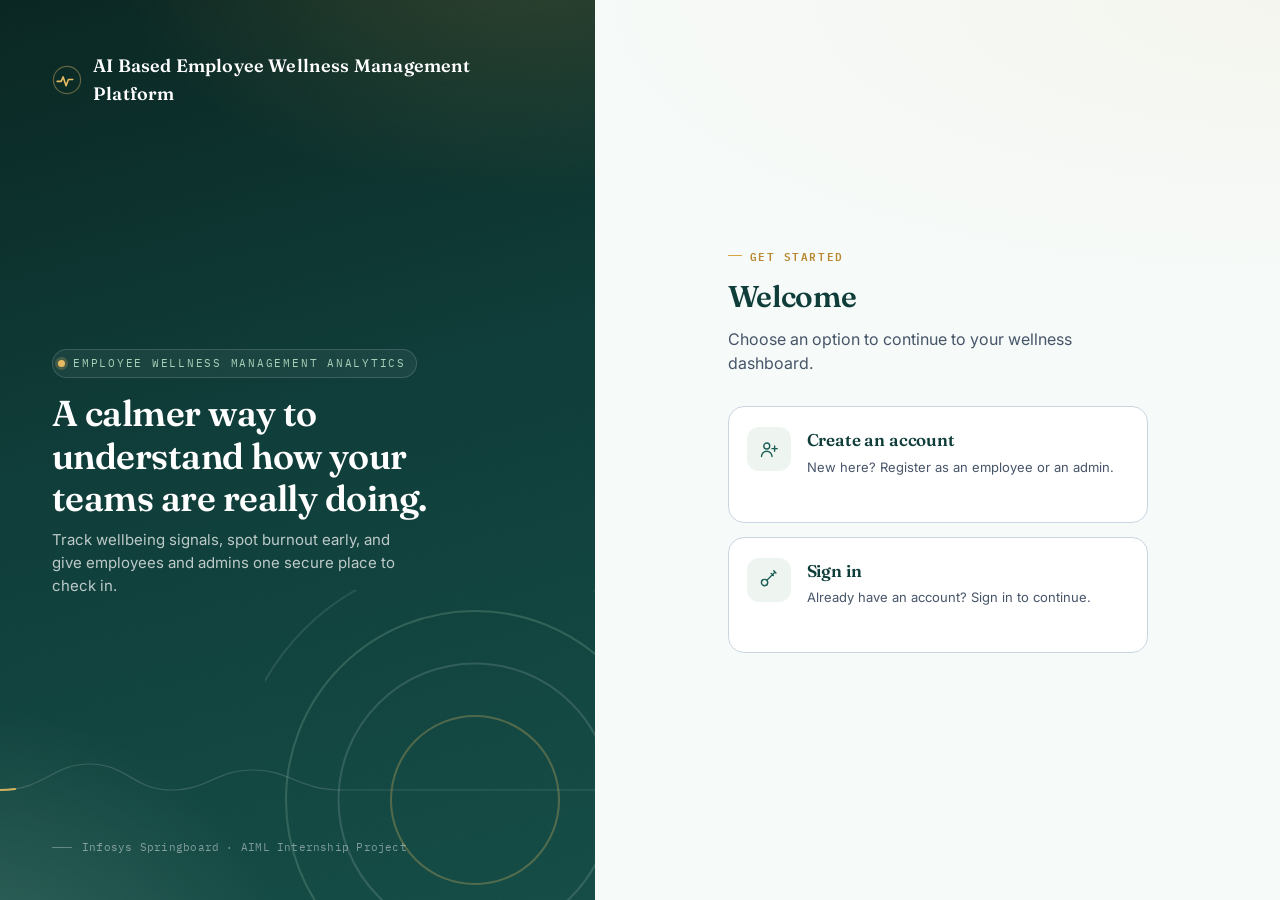
<file: index.html>
<!DOCTYPE html>
<html lang="en">
<head>
  <meta charset="UTF-8" />
  <meta name="viewport" content="width=device-width, initial-scale=1.0" />
  <title>Employee Wellness Management Analytics — Get Started</title>
  <!-- Google Fonts: Fraunces (display) + Inter (body) + IBM Plex Mono (data/labels) -->
  <link rel="preconnect" href="https://fonts.googleapis.com" />
  <link href="https://fonts.googleapis.com/css2?family=Fraunces:wght@500;600&family=Inter:wght@400;500;600;700&family=IBM+Plex+Mono:wght@500;600&display=swap" rel="stylesheet" />
  <link rel="stylesheet" href="css/style.css" />
</head>
<body>

  <div class="shell">

    <!-- LEFT: brand panel, repeated (with different copy) on every page -->
    <div class="brand-panel">
      <div class="brand-mark">
        <svg class="logomark" viewBox="0 0 32 32" fill="none" xmlns="http://www.w3.org/2000/svg" aria-hidden="true">
          <circle cx="16" cy="16" r="14.5" stroke="currentColor" stroke-width="1.3" opacity="0.4"></circle>
          <path d="M5.5 17.5h4.3l2.1-4.8 3.1 9.4 2.5-6.6h4.6" stroke="currentColor" stroke-width="1.7" stroke-linecap="round" stroke-linejoin="round"></path>
        </svg>
        AI Based Employee Wellness Management Platform
      </div>

      <div class="brand-copy">
        <span class="eyebrow">Employee Wellness Management Analytics</span>
        <h1>A calmer way to understand how your teams are really doing.</h1>
        <p>Track wellbeing signals, spot burnout early, and give employees and admins one secure place to check in.</p>
      </div>

      <div class="fine-print">Infosys Springboard · AIML Internship Project</div>

      <!-- Signature graphic: a calming signal traveling across a steady wave, above breathing rings -->
      <svg class="signal-wave" viewBox="0 0 400 64" preserveAspectRatio="none" aria-hidden="true">
        <path class="track" d="M0 40 C 30 40, 35 14, 60 14 S 90 40, 115 40 S 145 20, 170 20 S 200 40, 230 40 L 400 40"></path>
        <path class="pulse" d="M0 40 C 30 40, 35 14, 60 14 S 90 40, 115 40 S 145 20, 170 20 S 200 40, 230 40 L 400 40"></path>
      </svg>

      <svg class="breathing-rings" viewBox="0 0 200 200" aria-hidden="true">
        <circle cx="100" cy="100" r="40"></circle>
        <circle cx="100" cy="100" r="65"></circle>
        <circle cx="100" cy="100" r="90"></circle>
        <circle cx="100" cy="100" r="115"></circle>
      </svg>
    </div>

    <!-- RIGHT: page content -->
    <div class="content-panel">
      <div class="content-card">
        <span class="step-label">Get started</span>
        <h2>Welcome</h2>
        <p class="subtitle">Choose an option to continue to your wellness dashboard.</p>

        <div class="choice-grid">
          <a class="choice-card" href="signup.html">
            <span class="choice-icon" aria-hidden="true">
              <svg viewBox="0 0 24 24" fill="none" xmlns="http://www.w3.org/2000/svg">
                <circle cx="10" cy="8" r="3.4" stroke="currentColor" stroke-width="1.6"></circle>
                <path d="M4 20c0-3.5 2.8-6 6-6s6 2.5 6 6" stroke="currentColor" stroke-width="1.6" stroke-linecap="round"></path>
                <path d="M19 8v6M22 11h-6" stroke="currentColor" stroke-width="1.6" stroke-linecap="round"></path>
              </svg>
            </span>
            <div class="choice-body">
              <h3>Create an account</h3>
              <p>New here? Register as an employee or an admin.</p>
              <span class="choice-arrow" aria-hidden="true">
                <svg viewBox="0 0 16 16" fill="none" xmlns="http://www.w3.org/2000/svg">
                  <path d="M2 8h11M9 4l4 4-4 4" stroke="currentColor" stroke-width="1.6" stroke-linecap="round" stroke-linejoin="round"></path>
                </svg>
              </span>
            </div>
          </a>

          <a class="choice-card" href="login.html">
            <span class="choice-icon" aria-hidden="true">
              <svg viewBox="0 0 24 24" fill="none" xmlns="http://www.w3.org/2000/svg">
                <circle cx="7.5" cy="15.5" r="3.6" stroke="currentColor" stroke-width="1.6"></circle>
                <path d="M10 13l8.5-8.5M15 5l2.5 2.5M18 2l2.5 2.5" stroke="currentColor" stroke-width="1.6" stroke-linecap="round"></path>
              </svg>
            </span>
            <div class="choice-body">
              <h3>Sign in</h3>
              <p>Already have an account? Sign in to continue.</p>
              <span class="choice-arrow" aria-hidden="true">
                <svg viewBox="0 0 16 16" fill="none" xmlns="http://www.w3.org/2000/svg">
                  <path d="M2 8h11M9 4l4 4-4 4" stroke="currentColor" stroke-width="1.6" stroke-linecap="round" stroke-linejoin="round"></path>
                </svg>
              </span>
            </div>
          </a>
        </div>
      </div>
    </div>

  </div>

</body>
</html>
</file>
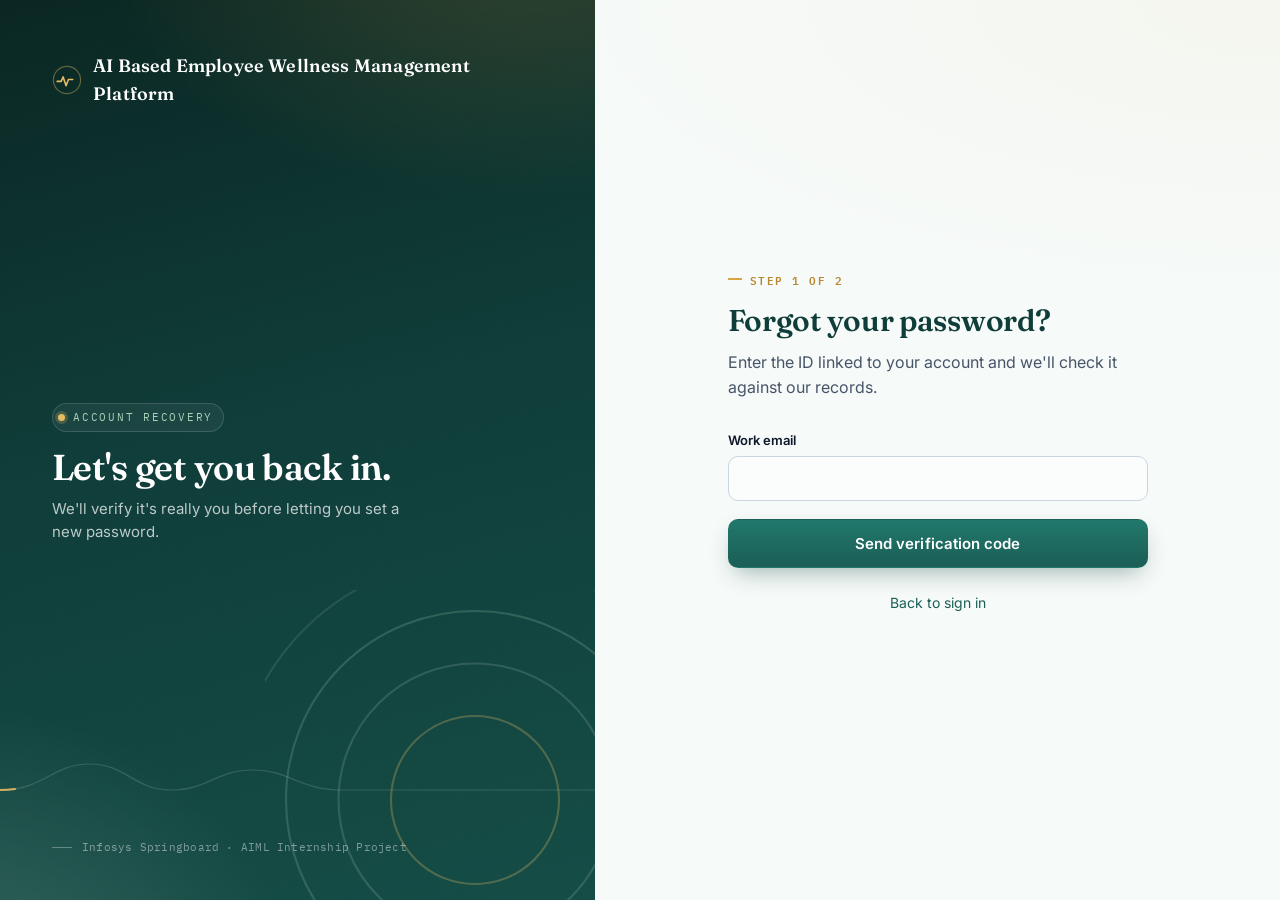
<file: forgot-password.html>
<!DOCTYPE html>
<html lang="en">
<head>
  <meta charset="UTF-8" />
  <meta name="viewport" content="width=device-width, initial-scale=1.0" />
  <title>Reset Password — Employee Wellness Management Analytics</title>
  <link rel="preconnect" href="https://fonts.googleapis.com" />
  <link href="https://fonts.googleapis.com/css2?family=Fraunces:wght@500;600&family=Inter:wght@400;500;600;700&family=IBM+Plex+Mono:wght@500;600&display=swap" rel="stylesheet" />
  <link rel="stylesheet" href="css/style.css" />
</head>
<body>

  <div class="shell">

    <div class="brand-panel">
      <div class="brand-mark">
        <svg class="logomark" viewBox="0 0 32 32" fill="none" xmlns="http://www.w3.org/2000/svg" aria-hidden="true">
          <circle cx="16" cy="16" r="14.5" stroke="currentColor" stroke-width="1.3" opacity="0.4"></circle>
          <path d="M5.5 17.5h4.3l2.1-4.8 3.1 9.4 2.5-6.6h4.6" stroke="currentColor" stroke-width="1.7" stroke-linecap="round" stroke-linejoin="round"></path>
        </svg>
        AI Based Employee Wellness Management Platform
      </div>
      <div class="brand-copy">
        <span class="eyebrow">Account recovery</span>
        <h1>Let's get you back in.</h1>
        <p>We'll verify it's really you before letting you set a new password.</p>
      </div>
      <div class="fine-print">Infosys Springboard · AIML Internship Project</div>
      <svg class="signal-wave" viewBox="0 0 400 64" preserveAspectRatio="none" aria-hidden="true">
        <path class="track" d="M0 40 C 30 40, 35 14, 60 14 S 90 40, 115 40 S 145 20, 170 20 S 200 40, 230 40 L 400 40"></path>
        <path class="pulse" d="M0 40 C 30 40, 35 14, 60 14 S 90 40, 115 40 S 145 20, 170 20 S 200 40, 230 40 L 400 40"></path>
      </svg>
      <svg class="breathing-rings" viewBox="0 0 200 200" aria-hidden="true">
        <circle cx="100" cy="100" r="40"></circle>
        <circle cx="100" cy="100" r="65"></circle>
        <circle cx="100" cy="100" r="90"></circle>
        <circle cx="100" cy="100" r="115"></circle>
      </svg>
    </div>

    <div class="content-panel">
      <div class="content-card">

        <div id="formAlert" class="alert-banner" role="alert"></div>

        <!-- ===================== STEP 1: request a reset code ===================== -->
        <div id="stepRequest">
          <span class="step-label">Step 1 of 2</span>
          <h2>Forgot your password?</h2>
          <p class="subtitle" id="roleHint">Enter the ID linked to your account and we'll check it against our records.</p>

          <form id="requestForm" novalidate>
            <div class="form-group">
              <label for="identifier" id="identifierLabel">Work email</label>
              <div class="input-wrapper">
                <input type="text" id="identifier" name="identifier" required />
              </div>
              <p class="field-error" id="identifierError"></p>
            </div>

            <button type="submit" class="btn btn-primary" id="requestBtn">
              <span class="spinner" aria-hidden="true"></span>
              <span class="btn-text">Send verification code</span>
            </button>
          </form>

          <p class="footer-note"><a href="login.html">Back to sign in</a></p>
        </div>

        <!-- ===================== STEP 2: verify code + set new password ===================== -->
        <div id="stepReset" style="display:none;">
          <span class="step-label">Step 2 of 2</span>
          <h2>Set a new password</h2>
          <p class="subtitle">Enter the verification code we sent, then choose a new password.</p>

          <form id="resetForm" novalidate>
            <div class="form-group">
              <label for="otp">Verification code</label>
              <div class="input-wrapper">
                <input type="text" id="otp" name="otp" placeholder="6-digit code" required />
              </div>
              <p class="field-error" id="otpError"></p>
            </div>

            <div class="form-group">
              <label for="newPassword">New password</label>
              <div class="input-wrapper">
                <input type="password" id="newPassword" name="newPassword" autocomplete="new-password" required />
                <button type="button" class="toggle-eye" id="toggleNewPassword" aria-label="Show password">Show</button>
              </div>

              <div class="strength-meter" id="strengthMeter">
                <span class="bar"></span><span class="bar"></span><span class="bar"></span><span class="bar"></span><span class="bar"></span>
              </div>
              <span class="strength-label" id="strengthLabel"></span>

              <ul class="checklist" id="passwordChecklist">
                <li data-rule="length"><span class="dot">✓</span> At least 8 characters</li>
                <li data-rule="uppercase"><span class="dot">✓</span> One uppercase letter</li>
                <li data-rule="lowercase"><span class="dot">✓</span> One lowercase letter</li>
                <li data-rule="number"><span class="dot">✓</span> One number</li>
                <li data-rule="special"><span class="dot">✓</span> One special character</li>
              </ul>
            </div>

            <div class="form-group">
              <label for="confirmNewPassword">Confirm new password</label>
              <div class="input-wrapper">
                <input type="password" id="confirmNewPassword" name="confirmNewPassword" autocomplete="new-password" required />
                <button type="button" class="toggle-eye" id="toggleConfirmNewPassword" aria-label="Show password">Show</button>
              </div>
              <p class="field-error" id="confirmNewPasswordError"></p>
            </div>

            <button type="submit" class="btn btn-primary" id="resetBtn">
              <span class="spinner" aria-hidden="true"></span>
              <span class="btn-text">Reset password</span>
            </button>
          </form>
        </div>

      </div>
    </div>

  </div>

  <script src="js/validation.js"></script>
  <script src="js/auth.js"></script>
  <script>
    // ------- Work out which role this page is for from the URL, e.g. forgot-password.html?role=admin -------
    const params = new URLSearchParams(window.location.search);
    const role = params.get("role") === "admin" ? "admin" : "user";

    const identifierLabel = document.getElementById("identifierLabel");
    const roleHint = document.getElementById("roleHint");
    if (role === "admin") {
      identifierLabel.textContent = "Admin ID";
      roleHint.textContent = "Enter your admin ID and we'll check it against our records.";
    }

    const formAlert = document.getElementById("formAlert");
    const stepRequest = document.getElementById("stepRequest");
    const stepReset = document.getElementById("stepReset");

    // ------- Step 1: request a reset code -------
    const requestForm = document.getElementById("requestForm");
    const identifierInput = document.getElementById("identifier");
    const identifierError = document.getElementById("identifierError");
    const requestBtn = document.getElementById("requestBtn");

    requestForm.addEventListener("submit", async (event) => {
      event.preventDefault();
      hideAlertBanner(formAlert);

      const identifier = identifierInput.value.trim();

      if (!identifier) {
        setFieldError(identifierInput, identifierError, "This field is required.");
        return;
      }
      if (role === "user" && !isValidEmail(identifier)) {
        setFieldError(identifierInput, identifierError, "Enter a valid email address.");
        return;
      }
      setFieldError(identifierInput, identifierError, "");

      setButtonLoading(requestBtn, true);
      try {
        // Backend checks the identifier actually exists before sending a code —
        // this is the "authentication check" the brief asks for.
        await requestPasswordReset({ identifier, role });
        showToast("Verification code sent. Check your email.", "success");
        stepRequest.style.display = "none";
        stepReset.style.display = "block";
      } catch (error) {
        showAlertBanner(formAlert, error.message || "We couldn't find an account with that ID.");
        showToast(error.message || "Account not found.", "error");
      } finally {
        setButtonLoading(requestBtn, false);
      }
    });

    // ------- Step 2: verify code + set new password -------
    const resetForm = document.getElementById("resetForm");
    const otpInput = document.getElementById("otp");
    const otpError = document.getElementById("otpError");
    const newPasswordInput = document.getElementById("newPassword");
    const confirmNewPasswordInput = document.getElementById("confirmNewPassword");
    const confirmNewPasswordError = document.getElementById("confirmNewPasswordError");
    const resetBtn = document.getElementById("resetBtn");

    attachPasswordLiveFeedback(
      newPasswordInput,
      document.getElementById("passwordChecklist"),
      document.getElementById("strengthMeter")
    );
    attachShowHideToggle(document.getElementById("toggleNewPassword"), newPasswordInput);
    attachShowHideToggle(document.getElementById("toggleConfirmNewPassword"), confirmNewPasswordInput);

    resetForm.addEventListener("submit", async (event) => {
      event.preventDefault();
      hideAlertBanner(formAlert);

      const otp = otpInput.value.trim();
      const newPassword = newPasswordInput.value;
      const confirmNewPassword = confirmNewPasswordInput.value;

      let hasError = false;

      if (!otp) {
        setFieldError(otpInput, otpError, "Enter the code we sent you.");
        hasError = true;
      } else {
        setFieldError(otpInput, otpError, "");
      }

      if (!isPasswordValid(newPassword)) {
        showAlertBanner(formAlert, "Password doesn't meet all the requirements listed above.");
        hasError = true;
      }

      if (newPassword !== confirmNewPassword) {
        setFieldError(confirmNewPasswordInput, confirmNewPasswordError, "Passwords don't match.");
        hasError = true;
      }

      if (hasError) return;

      setButtonLoading(resetBtn, true);
      try {
        await resetPassword({ identifier: identifierInput.value.trim(), role, otp, newPassword });
        showToast("Password reset! Redirecting to sign in...", "success");
        setTimeout(() => {
          window.location.href = role === "admin" ? "login-admin.html" : "login-user.html";
        }, 1200);
      } catch (error) {
        showAlertBanner(formAlert, error.message || "That code is invalid or has expired.");
        showToast(error.message || "Reset failed.", "error");
      } finally {
        setButtonLoading(resetBtn, false);
      }
    });
  </script>

</body>
</html>
</file>
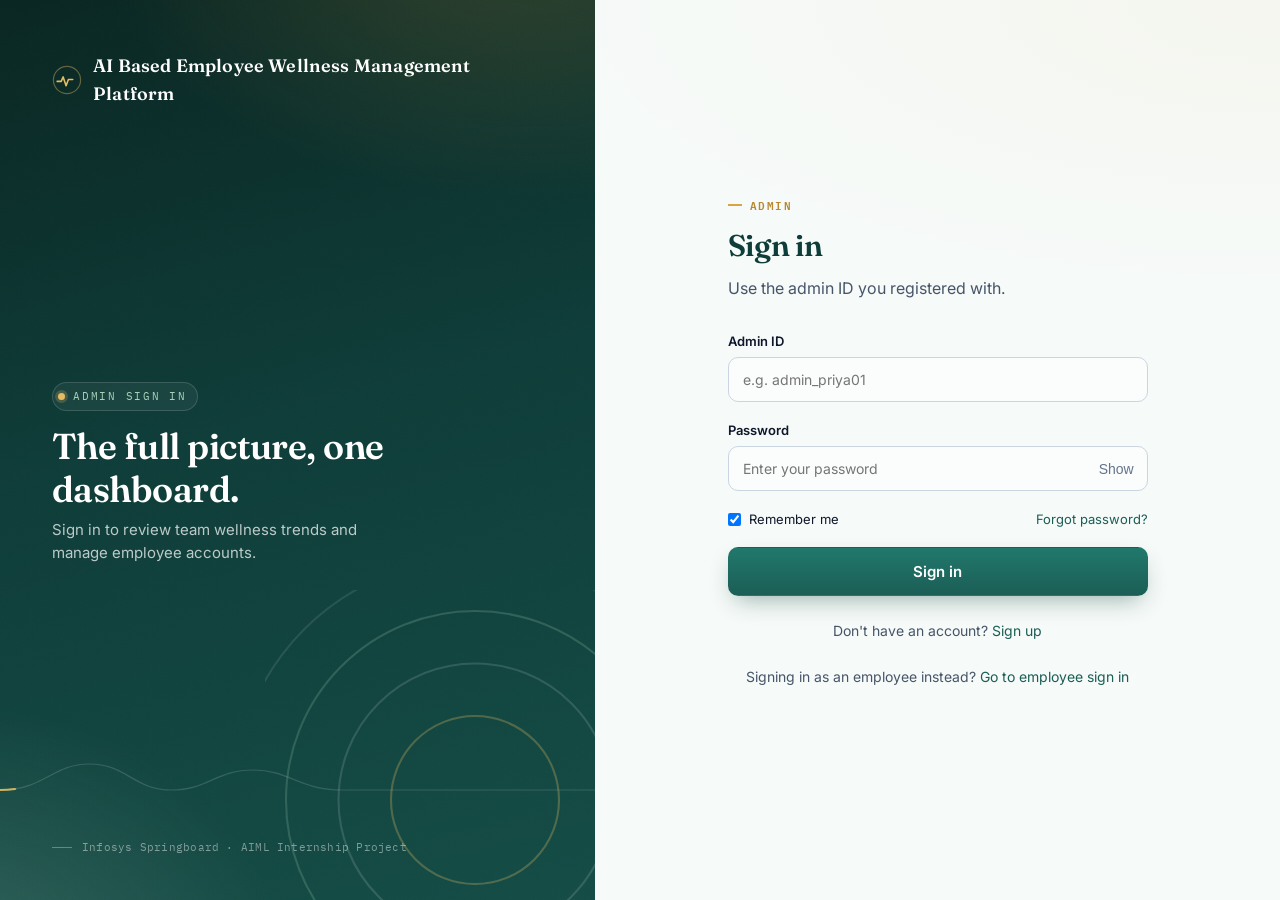
<file: login-admin.html>
<!DOCTYPE html>
<html lang="en">
<head>
  <meta charset="UTF-8" />
  <meta name="viewport" content="width=device-width, initial-scale=1.0" />
  <title>Admin Sign In — Employee Wellness Management Analytics</title>
  <link rel="preconnect" href="https://fonts.googleapis.com" />
  <link href="https://fonts.googleapis.com/css2?family=Fraunces:wght@500;600&family=Inter:wght@400;500;600;700&family=IBM+Plex+Mono:wght@500;600&display=swap" rel="stylesheet" />
  <link rel="stylesheet" href="css/style.css" />
</head>
<body>

  <div class="shell">

    <div class="brand-panel">
      <div class="brand-mark">
        <svg class="logomark" viewBox="0 0 32 32" fill="none" xmlns="http://www.w3.org/2000/svg" aria-hidden="true">
          <circle cx="16" cy="16" r="14.5" stroke="currentColor" stroke-width="1.3" opacity="0.4"></circle>
          <path d="M5.5 17.5h4.3l2.1-4.8 3.1 9.4 2.5-6.6h4.6" stroke="currentColor" stroke-width="1.7" stroke-linecap="round" stroke-linejoin="round"></path>
        </svg>
        AI Based Employee Wellness Management Platform
      </div>
      <div class="brand-copy">
        <span class="eyebrow">Admin sign in</span>
        <h1>The full picture, one dashboard.</h1>
        <p>Sign in to review team wellness trends and manage employee accounts.</p>
      </div>
      <div class="fine-print">Infosys Springboard · AIML Internship Project</div>
      <svg class="signal-wave" viewBox="0 0 400 64" preserveAspectRatio="none" aria-hidden="true">
        <path class="track" d="M0 40 C 30 40, 35 14, 60 14 S 90 40, 115 40 S 145 20, 170 20 S 200 40, 230 40 L 400 40"></path>
        <path class="pulse" d="M0 40 C 30 40, 35 14, 60 14 S 90 40, 115 40 S 145 20, 170 20 S 200 40, 230 40 L 400 40"></path>
      </svg>
      <svg class="breathing-rings" viewBox="0 0 200 200" aria-hidden="true">
        <circle cx="100" cy="100" r="40"></circle>
        <circle cx="100" cy="100" r="65"></circle>
        <circle cx="100" cy="100" r="90"></circle>
        <circle cx="100" cy="100" r="115"></circle>
      </svg>
    </div>

    <div class="content-panel">
      <div class="content-card">
        <span class="step-label">Admin</span>
        <h2>Sign in</h2>
        <p class="subtitle">Use the admin ID you registered with.</p>

        <div id="formAlert" class="alert-banner" role="alert"></div>

        <form id="loginAdminForm" novalidate>

          <div class="form-group">
            <label for="adminId">Admin ID</label>
            <div class="input-wrapper">
              <input type="text" id="adminId" name="adminId" placeholder="e.g. admin_priya01" autocomplete="username" required />
            </div>
            <p class="field-error" id="adminIdError"></p>
          </div>

          <div class="form-group">
            <label for="password">Password</label>
            <div class="input-wrapper">
              <input type="password" id="password" name="password" placeholder="Enter your password" autocomplete="current-password" required />
              <button type="button" class="toggle-eye" id="togglePassword" aria-label="Show password">Show</button>
            </div>
            <p class="field-error" id="passwordError"></p>
          </div>

          <div class="row-between">
            <label class="checkbox-row">
              <input type="checkbox" id="rememberMe" name="rememberMe" checked />
              Remember me
            </label>
            <a href="forgot-password.html?role=admin">Forgot password?</a>
          </div>

          <!-- The Sign In button that submits the login form -->
          <button type="submit" class="btn btn-primary" id="submitBtn">
            <span class="spinner" aria-hidden="true"></span>
            <span class="btn-text">Sign in</span>
          </button>
        </form>

        <p class="footer-note">Don't have an account? <a href="register-admin.html">Sign up</a></p>
        <p class="footer-note">Signing in as an employee instead? <a href="login-user.html">Go to employee sign in</a></p>
      </div>
    </div>

  </div>

  <script src="js/validation.js"></script>
  <script src="js/auth.js"></script>
  <script>
    const form = document.getElementById("loginAdminForm");
    const adminIdInput = document.getElementById("adminId");
    const adminIdError = document.getElementById("adminIdError");
    const passwordInput = document.getElementById("password");
    const passwordError = document.getElementById("passwordError");
    const rememberMe = document.getElementById("rememberMe");
    const submitBtn = document.getElementById("submitBtn");
    const formAlert = document.getElementById("formAlert");

    attachShowHideToggle(document.getElementById("togglePassword"), passwordInput);

    form.addEventListener("submit", async (event) => {
      event.preventDefault();
      hideAlertBanner(formAlert);

      const adminId = adminIdInput.value.trim();
      const password = passwordInput.value;

      let hasError = false;

      if (!adminId) {
        setFieldError(adminIdInput, adminIdError, "Admin ID is required.");
        hasError = true;
      } else {
        setFieldError(adminIdInput, adminIdError, "");
      }

      if (!password) {
        setFieldError(passwordInput, passwordError, "Password is required.");
        hasError = true;
      } else {
        setFieldError(passwordInput, passwordError, "");
      }

      if (hasError) return;

      setButtonLoading(submitBtn, true);
      try {
        const result = await loginAdmin({
    adminId,
    password,
    rememberMe: rememberMe.checked
});

// Login successful — go straight to the dashboard.
persistSession(result.token, "admin", rememberMe.checked);

window.location.href = "admin-dashboard.html";
      } catch (error) {
        showAlertBanner(formAlert, error.message || "Invalid admin ID or password.");
        showToast(error.message || "Invalid admin ID or password.", "error");
      } finally {
        setButtonLoading(submitBtn, false);
      }
    });
  </script>

</body>
</html>
</file>
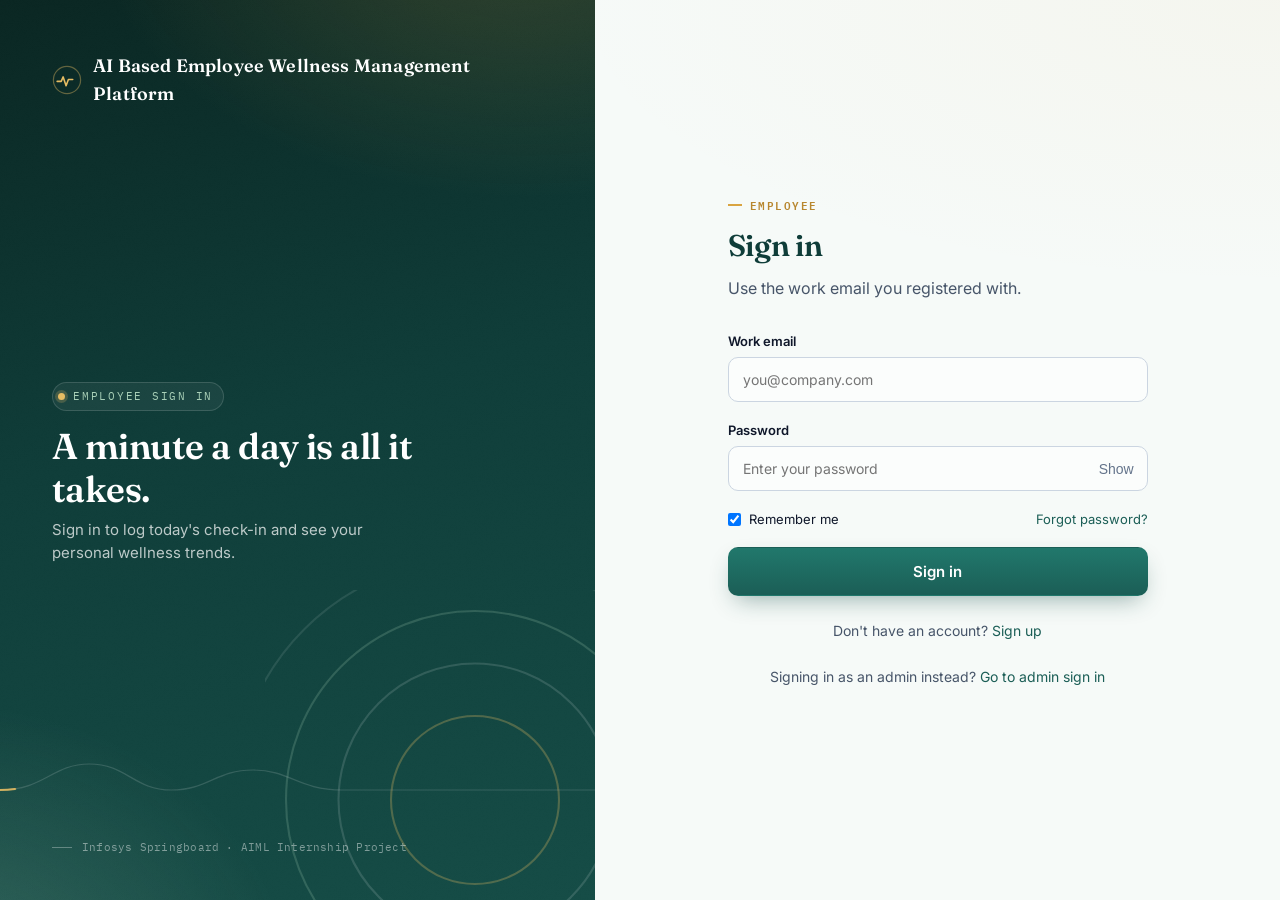
<file: login-user.html>
<!DOCTYPE html>
<html lang="en">
<head>
  <meta charset="UTF-8" />
  <meta name="viewport" content="width=device-width, initial-scale=1.0" />
  <title>Employee Sign In — Employee Wellness Management Analytics</title>
  <link rel="preconnect" href="https://fonts.googleapis.com" />
  <link href="https://fonts.googleapis.com/css2?family=Fraunces:wght@500;600&family=Inter:wght@400;500;600;700&family=IBM+Plex+Mono:wght@500;600&display=swap" rel="stylesheet" />
  <link rel="stylesheet" href="css/style.css" />
</head>
<body>

  <div class="shell">

    <div class="brand-panel">
      <div class="brand-mark">
        <svg class="logomark" viewBox="0 0 32 32" fill="none" xmlns="http://www.w3.org/2000/svg" aria-hidden="true">
          <circle cx="16" cy="16" r="14.5" stroke="currentColor" stroke-width="1.3" opacity="0.4"></circle>
          <path d="M5.5 17.5h4.3l2.1-4.8 3.1 9.4 2.5-6.6h4.6" stroke="currentColor" stroke-width="1.7" stroke-linecap="round" stroke-linejoin="round"></path>
        </svg>
        AI Based Employee Wellness Management Platform
      </div>
      <div class="brand-copy">
        <span class="eyebrow">Employee sign in</span>
        <h1>A minute a day is all it takes.</h1>
        <p>Sign in to log today's check-in and see your personal wellness trends.</p>
      </div>
      <div class="fine-print">Infosys Springboard · AIML Internship Project</div>
      <svg class="signal-wave" viewBox="0 0 400 64" preserveAspectRatio="none" aria-hidden="true">
        <path class="track" d="M0 40 C 30 40, 35 14, 60 14 S 90 40, 115 40 S 145 20, 170 20 S 200 40, 230 40 L 400 40"></path>
        <path class="pulse" d="M0 40 C 30 40, 35 14, 60 14 S 90 40, 115 40 S 145 20, 170 20 S 200 40, 230 40 L 400 40"></path>
      </svg>
      <svg class="breathing-rings" viewBox="0 0 200 200" aria-hidden="true">
        <circle cx="100" cy="100" r="40"></circle>
        <circle cx="100" cy="100" r="65"></circle>
        <circle cx="100" cy="100" r="90"></circle>
        <circle cx="100" cy="100" r="115"></circle>
      </svg>
    </div>

    <div class="content-panel">
      <div class="content-card">
        <span class="step-label">Employee</span>
        <h2>Sign in</h2>
        <p class="subtitle">Use the work email you registered with.</p>

        <div id="formAlert" class="alert-banner" role="alert"></div>

        <form id="loginUserForm" novalidate>

          <div class="form-group">
            <label for="email">Work email</label>
            <div class="input-wrapper">
              <input type="email" id="email" name="email" placeholder="you@company.com" autocomplete="email" required />
            </div>
            <p class="field-error" id="emailError"></p>
          </div>

          <div class="form-group">
            <label for="password">Password</label>
            <div class="input-wrapper">
              <input type="password" id="password" name="password" placeholder="Enter your password" autocomplete="current-password" required />
              <button type="button" class="toggle-eye" id="togglePassword" aria-label="Show password">Show</button>
            </div>
            <p class="field-error" id="passwordError"></p>
          </div>


          <div class="row-between">
            <label class="checkbox-row">
              <input type="checkbox" id="rememberMe" name="rememberMe" checked />
              Remember me
            </label>
            <a href="forgot-password.html?role=user">Forgot password?</a>
          </div>

          <!-- The Sign In button that submits the login form -->
          <button type="submit" class="btn btn-primary" id="submitBtn">
            <span class="spinner" aria-hidden="true"></span>
            <span class="btn-text">Sign in</span>
          </button>
        </form>

        <p class="footer-note">Don't have an account? <a href="register-user.html">Sign up</a></p>
        <p class="footer-note">Signing in as an admin instead? <a href="login-admin.html">Go to admin sign in</a></p>
      </div>
    </div>

  </div>

  <script src="js/validation.js"></script>
  <script src="js/auth.js"></script>
  <script>
    const form = document.getElementById("loginUserForm");
    const emailInput = document.getElementById("email");
    const emailError = document.getElementById("emailError");
    const passwordInput = document.getElementById("password");
    const passwordError = document.getElementById("passwordError");
    const rememberMe = document.getElementById("rememberMe");
    const submitBtn = document.getElementById("submitBtn");
    const formAlert = document.getElementById("formAlert");

    attachShowHideToggle(document.getElementById("togglePassword"), passwordInput);

    form.addEventListener("submit", async (event) => {
      event.preventDefault();
      hideAlertBanner(formAlert);

      const email = emailInput.value.trim();
      const password = passwordInput.value;

      let hasError = false;

      if (!isValidEmail(email)) {
        setFieldError(emailInput, emailError, "Enter a valid email address.");
        hasError = true;
      } else {
        setFieldError(emailInput, emailError, "");
      }

      if (!password) {
        setFieldError(passwordInput, passwordError, "Password is required.");
        hasError = true;
      } else {
        setFieldError(passwordInput, passwordError, "");
      }

      if (hasError) return;

      setButtonLoading(submitBtn, true);
      try {
        const result = await loginUser({
    email,
    password,
    rememberMe: rememberMe.checked
});

// Login successful — go straight to the dashboard.
persistSession(result.token, "user", rememberMe.checked);

window.location.href = "dashboard.html";
      } catch (error) {
        showAlertBanner(formAlert, error.message || "Invalid email or password.");
        showToast(error.message || "Invalid email or password.", "error");
      } finally {
        setButtonLoading(submitBtn, false);
      }
    });
  </script>

</body>
</html>
</file>
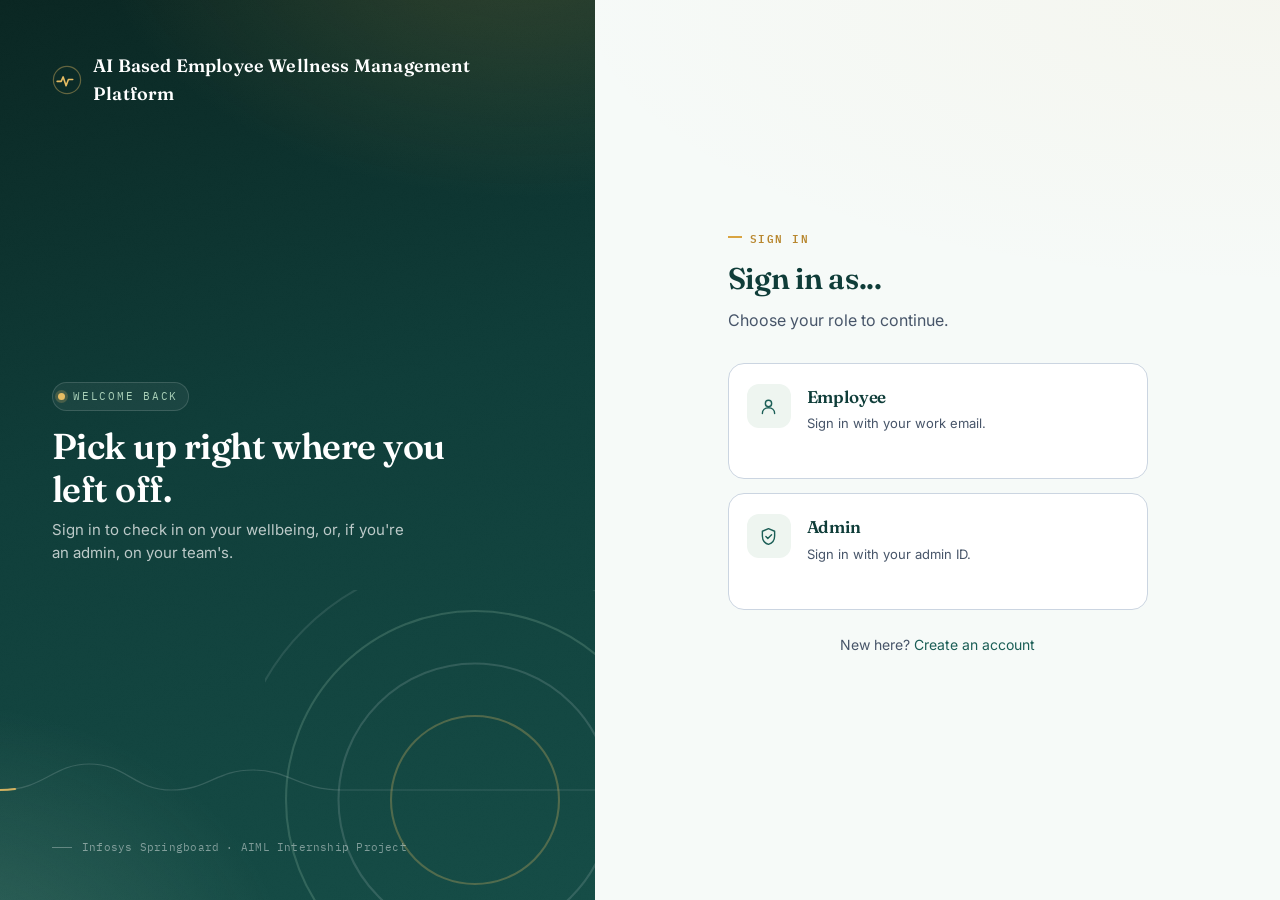
<file: login.html>
<!DOCTYPE html>
<html lang="en">
<head>
  <meta charset="UTF-8" />
  <meta name="viewport" content="width=device-width, initial-scale=1.0" />
  <title>Sign In — Employee Wellness Management Analytics</title>
  <link rel="preconnect" href="https://fonts.googleapis.com" />
  <link href="https://fonts.googleapis.com/css2?family=Fraunces:wght@500;600&family=Inter:wght@400;500;600;700&family=IBM+Plex+Mono:wght@500;600&display=swap" rel="stylesheet" />
  <link rel="stylesheet" href="css/style.css" />
</head>
<body>

  <div class="shell">

    <div class="brand-panel">
      <div class="brand-mark">
        <svg class="logomark" viewBox="0 0 32 32" fill="none" xmlns="http://www.w3.org/2000/svg" aria-hidden="true">
          <circle cx="16" cy="16" r="14.5" stroke="currentColor" stroke-width="1.3" opacity="0.4"></circle>
          <path d="M5.5 17.5h4.3l2.1-4.8 3.1 9.4 2.5-6.6h4.6" stroke="currentColor" stroke-width="1.7" stroke-linecap="round" stroke-linejoin="round"></path>
        </svg>
        AI Based Employee Wellness Management Platform
      </div>
      <div class="brand-copy">
        <span class="eyebrow">Welcome back</span>
        <h1>Pick up right where you left off.</h1>
        <p>Sign in to check in on your wellbeing, or, if you're an admin, on your team's.</p>
      </div>
      <div class="fine-print">Infosys Springboard · AIML Internship Project</div>
      <svg class="signal-wave" viewBox="0 0 400 64" preserveAspectRatio="none" aria-hidden="true">
        <path class="track" d="M0 40 C 30 40, 35 14, 60 14 S 90 40, 115 40 S 145 20, 170 20 S 200 40, 230 40 L 400 40"></path>
        <path class="pulse" d="M0 40 C 30 40, 35 14, 60 14 S 90 40, 115 40 S 145 20, 170 20 S 200 40, 230 40 L 400 40"></path>
      </svg>
      <svg class="breathing-rings" viewBox="0 0 200 200" aria-hidden="true">
        <circle cx="100" cy="100" r="40"></circle>
        <circle cx="100" cy="100" r="65"></circle>
        <circle cx="100" cy="100" r="90"></circle>
        <circle cx="100" cy="100" r="115"></circle>
      </svg>
    </div>

    <div class="content-panel">
      <div class="content-card">
        <span class="step-label">Sign in</span>
        <h2>Sign in as...</h2>
        <p class="subtitle">Choose your role to continue.</p>

        <div class="choice-grid">
          <a class="choice-card" href="login-user.html">
            <span class="choice-icon" aria-hidden="true">
              <svg viewBox="0 0 24 24" fill="none" xmlns="http://www.w3.org/2000/svg">
                <circle cx="12" cy="8.5" r="3.6" stroke="currentColor" stroke-width="1.6"></circle>
                <path d="M5 20c0-4 3.1-6.5 7-6.5s7 2.5 7 6.5" stroke="currentColor" stroke-width="1.6" stroke-linecap="round"></path>
              </svg>
            </span>
            <div class="choice-body">
              <h3>Employee</h3>
              <p>Sign in with your work email.</p>
              <span class="choice-arrow" aria-hidden="true">
                <svg viewBox="0 0 16 16" fill="none" xmlns="http://www.w3.org/2000/svg">
                  <path d="M2 8h11M9 4l4 4-4 4" stroke="currentColor" stroke-width="1.6" stroke-linecap="round" stroke-linejoin="round"></path>
                </svg>
              </span>
            </div>
          </a>

          <a class="choice-card" href="login-admin.html">
            <span class="choice-icon" aria-hidden="true">
              <svg viewBox="0 0 24 24" fill="none" xmlns="http://www.w3.org/2000/svg">
                <path d="M12 3l7 3v5.5c0 4.8-3 8.3-7 9.5-4-1.2-7-4.7-7-9.5V6l7-3z" stroke="currentColor" stroke-width="1.6" stroke-linejoin="round"></path>
                <path d="M9 12l2.2 2.2L15.5 10" stroke="currentColor" stroke-width="1.6" stroke-linecap="round" stroke-linejoin="round"></path>
              </svg>
            </span>
            <div class="choice-body">
              <h3>Admin</h3>
              <p>Sign in with your admin ID.</p>
              <span class="choice-arrow" aria-hidden="true">
                <svg viewBox="0 0 16 16" fill="none" xmlns="http://www.w3.org/2000/svg">
                  <path d="M2 8h11M9 4l4 4-4 4" stroke="currentColor" stroke-width="1.6" stroke-linecap="round" stroke-linejoin="round"></path>
                </svg>
              </span>
            </div>
          </a>
        </div>

        <p class="footer-note">New here? <a href="signup.html">Create an account</a></p>
      </div>
    </div>

  </div>

</body>
</html>
</file>
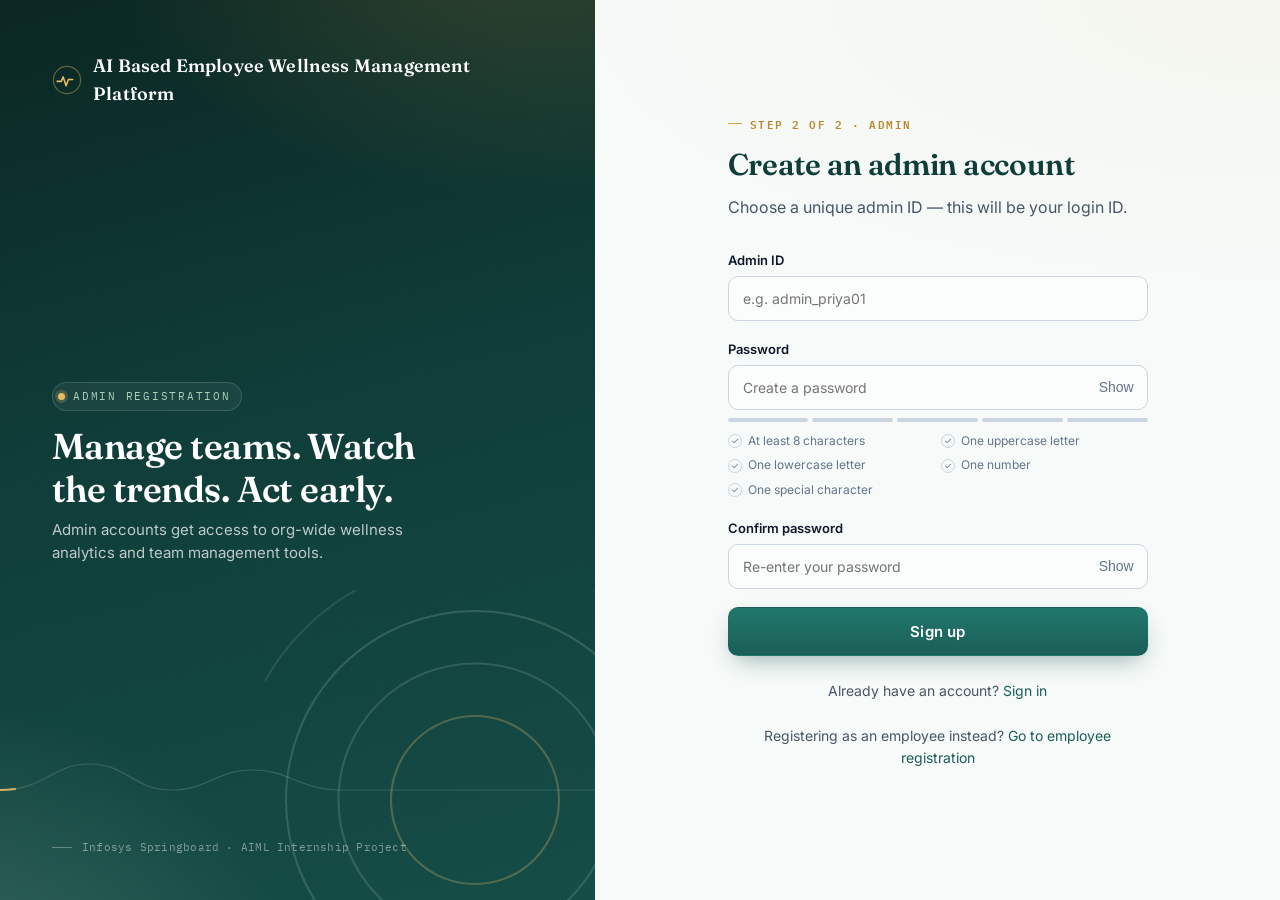
<file: register-admin.html>
<!DOCTYPE html>
<html lang="en">
<head>
  <meta charset="UTF-8" />
  <meta name="viewport" content="width=device-width, initial-scale=1.0" />
  <title>Admin Registration — Employee Wellness Management Analytics</title>
  <link rel="preconnect" href="https://fonts.googleapis.com" />
  <link href="https://fonts.googleapis.com/css2?family=Fraunces:wght@500;600&family=Inter:wght@400;500;600;700&family=IBM+Plex+Mono:wght@500;600&display=swap" rel="stylesheet" />
  <link rel="stylesheet" href="css/style.css" />
</head>
<body>

  <div class="shell">

    <div class="brand-panel">
      <div class="brand-mark">
        <svg class="logomark" viewBox="0 0 32 32" fill="none" xmlns="http://www.w3.org/2000/svg" aria-hidden="true">
          <circle cx="16" cy="16" r="14.5" stroke="currentColor" stroke-width="1.3" opacity="0.4"></circle>
          <path d="M5.5 17.5h4.3l2.1-4.8 3.1 9.4 2.5-6.6h4.6" stroke="currentColor" stroke-width="1.7" stroke-linecap="round" stroke-linejoin="round"></path>
        </svg>
        AI Based Employee Wellness Management Platform
      </div>
      <div class="brand-copy">
        <span class="eyebrow">Admin registration</span>
        <h1>Manage teams. Watch the trends. Act early.</h1>
        <p>Admin accounts get access to org-wide wellness analytics and team management tools.</p>
      </div>
      <div class="fine-print">Infosys Springboard · AIML Internship Project</div>
      <svg class="signal-wave" viewBox="0 0 400 64" preserveAspectRatio="none" aria-hidden="true">
        <path class="track" d="M0 40 C 30 40, 35 14, 60 14 S 90 40, 115 40 S 145 20, 170 20 S 200 40, 230 40 L 400 40"></path>
        <path class="pulse" d="M0 40 C 30 40, 35 14, 60 14 S 90 40, 115 40 S 145 20, 170 20 S 200 40, 230 40 L 400 40"></path>
      </svg>
      <svg class="breathing-rings" viewBox="0 0 200 200" aria-hidden="true">
        <circle cx="100" cy="100" r="40"></circle>
        <circle cx="100" cy="100" r="65"></circle>
        <circle cx="100" cy="100" r="90"></circle>
        <circle cx="100" cy="100" r="115"></circle>
      </svg>
    </div>

    <div class="content-panel">
      <div class="content-card">
        <span class="step-label">Step 2 of 2 · Admin</span>
        <h2>Create an admin account</h2>
        <p class="subtitle">Choose a unique admin ID — this will be your login ID.</p>

        <div id="formAlert" class="alert-banner" role="alert"></div>

        <form id="registerAdminForm" novalidate>

          <div class="form-group">
            <label for="adminId">Admin ID</label>
            <div class="input-wrapper">
              <input type="text" id="adminId" name="adminId" placeholder="e.g. admin_priya01" autocomplete="username" required minlength="3" />
            </div>
            <p class="field-error" id="adminIdError"></p>
          </div>

          <div class="form-group">
            <label for="password">Password</label>
            <div class="input-wrapper">
              <input type="password" id="password" name="password" placeholder="Create a password" autocomplete="new-password" required />
              <button type="button" class="toggle-eye" id="togglePassword" aria-label="Show password">Show</button>
            </div>

            <div class="strength-meter" id="strengthMeter">
              <span class="bar"></span><span class="bar"></span><span class="bar"></span><span class="bar"></span><span class="bar"></span>
            </div>
            <span class="strength-label" id="strengthLabel"></span>

            <ul class="checklist" id="passwordChecklist">
              <li data-rule="length"><span class="dot">✓</span> At least 8 characters</li>
              <li data-rule="uppercase"><span class="dot">✓</span> One uppercase letter</li>
              <li data-rule="lowercase"><span class="dot">✓</span> One lowercase letter</li>
              <li data-rule="number"><span class="dot">✓</span> One number</li>
              <li data-rule="special"><span class="dot">✓</span> One special character</li>
            </ul>
          </div>

          <div class="form-group">
            <label for="confirmPassword">Confirm password</label>
            <div class="input-wrapper">
              <input type="password" id="confirmPassword" name="confirmPassword" placeholder="Re-enter your password" autocomplete="new-password" required />
              <button type="button" class="toggle-eye" id="toggleConfirmPassword" aria-label="Show password">Show</button>
            </div>
            <p class="field-error" id="confirmError"></p>
          </div>

          <button type="submit" class="btn btn-primary" id="submitBtn">
            <span class="spinner" aria-hidden="true"></span>
            <span class="btn-text">Sign up</span>
          </button>
        </form>

        <p class="footer-note">Already have an account? <a href="login.html">Sign in</a></p>
        <p class="footer-note">Registering as an employee instead? <a href="register-user.html">Go to employee registration</a></p>
      </div>
    </div>

  </div>

  <script src="js/validation.js"></script>
  <script src="js/auth.js"></script>
  <script>
    const form = document.getElementById("registerAdminForm");
    const adminIdInput = document.getElementById("adminId");
    const adminIdError = document.getElementById("adminIdError");
    const passwordInput = document.getElementById("password");
    const confirmInput = document.getElementById("confirmPassword");
    const confirmError = document.getElementById("confirmError");
    const submitBtn = document.getElementById("submitBtn");
    const formAlert = document.getElementById("formAlert");

    attachPasswordLiveFeedback(
      passwordInput,
      document.getElementById("passwordChecklist"),
      document.getElementById("strengthMeter")
    );
    attachShowHideToggle(document.getElementById("togglePassword"), passwordInput);
    attachShowHideToggle(document.getElementById("toggleConfirmPassword"), confirmInput);

    adminIdInput.addEventListener("blur", () => {
      if (adminIdInput.value && adminIdInput.value.trim().length < 3) {
        setFieldError(adminIdInput, adminIdError, "Admin ID must be at least 3 characters.");
      } else {
        setFieldError(adminIdInput, adminIdError, "");
      }
    });

    function checkPasswordsMatch() {
      if (confirmInput.value && confirmInput.value !== passwordInput.value) {
        setFieldError(confirmInput, confirmError, "Passwords don't match.");
        return false;
      }
      setFieldError(confirmInput, confirmError, "");
      return true;
    }
    passwordInput.addEventListener("input", checkPasswordsMatch);
    confirmInput.addEventListener("input", checkPasswordsMatch);

    form.addEventListener("submit", async (event) => {
      event.preventDefault();
      hideAlertBanner(formAlert);

      const adminId = adminIdInput.value.trim();
      const password = passwordInput.value;
      const confirmPassword = confirmInput.value;

      let hasError = false;

      if (adminId.length < 3) {
        setFieldError(adminIdInput, adminIdError, "Admin ID must be at least 3 characters.");
        hasError = true;
      }

      if (!isPasswordValid(password)) {
        showAlertBanner(formAlert, "Password doesn't meet all the requirements listed above.");
        hasError = true;
      }

      if (password !== confirmPassword) {
        setFieldError(confirmInput, confirmError, "Passwords don't match.");
        hasError = true;
      }

      if (hasError) return;

      setButtonLoading(submitBtn, true);
      try {

    const response = await registerAdmin({
        adminId,
        password
    });

    showToast(response.message || "Admin account created successfully", "success");
    window.location.href = "login-admin.html";

} catch (error) {
        showAlertBanner(formAlert, error.message);
        showToast(error.message, "error");
      } finally {
        setButtonLoading(submitBtn, false);
      }
    });
  </script>

</body>
</html>
</file>
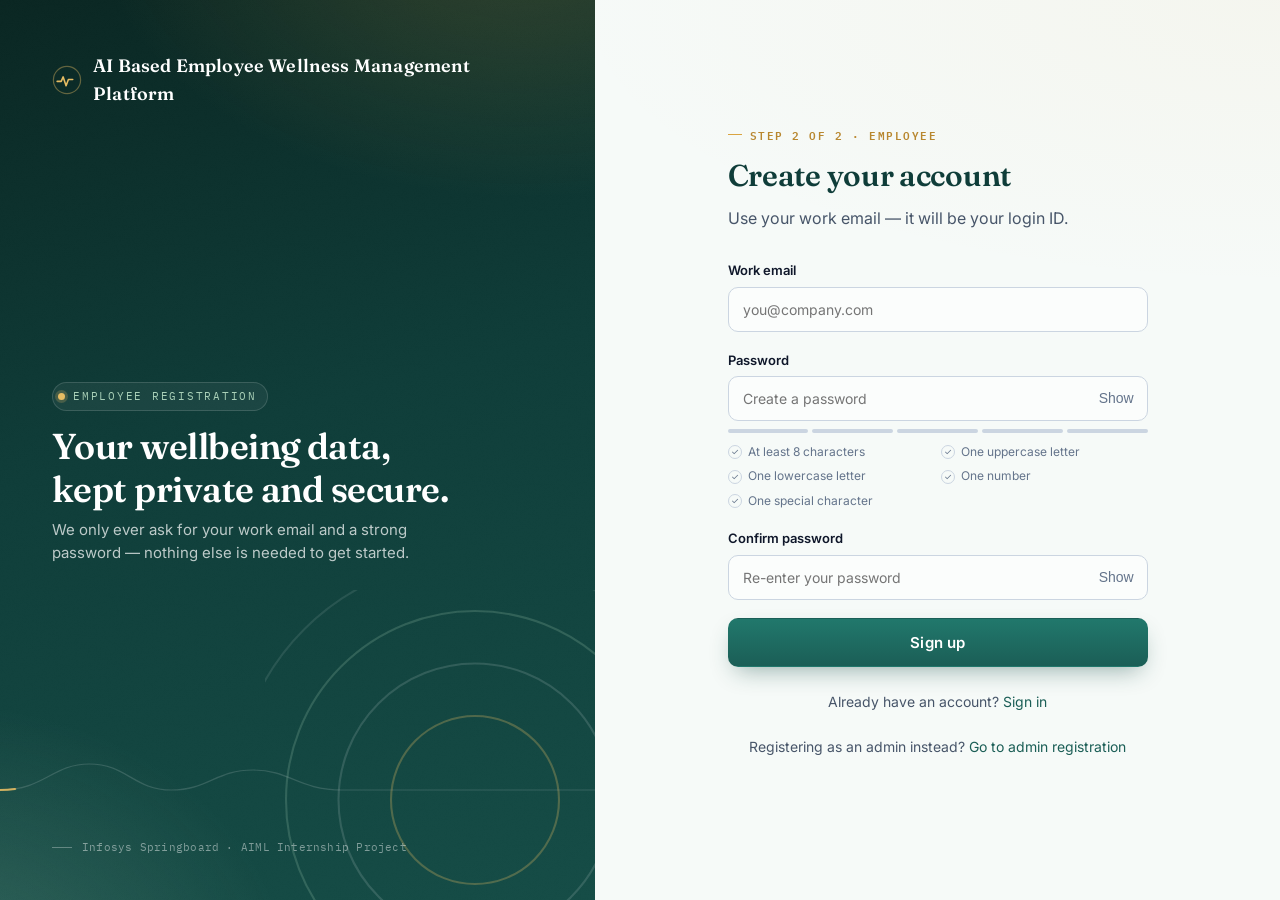
<file: register-user.html>
<!DOCTYPE html>
<html lang="en">
<head>
  <meta charset="UTF-8" />
  <meta name="viewport" content="width=device-width, initial-scale=1.0" />
  <title>Employee Registration — Employee Wellness Management Analytics</title>
  <link rel="preconnect" href="https://fonts.googleapis.com" />
  <link href="https://fonts.googleapis.com/css2?family=Fraunces:wght@500;600&family=Inter:wght@400;500;600;700&family=IBM+Plex+Mono:wght@500;600&display=swap" rel="stylesheet" />
  <link rel="stylesheet" href="css/style.css" />
</head>
<body>

  <div class="shell">

    <div class="brand-panel">
      <div class="brand-mark">
        <svg class="logomark" viewBox="0 0 32 32" fill="none" xmlns="http://www.w3.org/2000/svg" aria-hidden="true">
          <circle cx="16" cy="16" r="14.5" stroke="currentColor" stroke-width="1.3" opacity="0.4"></circle>
          <path d="M5.5 17.5h4.3l2.1-4.8 3.1 9.4 2.5-6.6h4.6" stroke="currentColor" stroke-width="1.7" stroke-linecap="round" stroke-linejoin="round"></path>
        </svg>
        AI Based Employee Wellness Management Platform
      </div>
      <div class="brand-copy">
        <span class="eyebrow">Employee registration</span>
        <h1>Your wellbeing data, kept private and secure.</h1>
        <p>We only ever ask for your work email and a strong password — nothing else is needed to get started.</p>
      </div>
      <div class="fine-print">Infosys Springboard · AIML Internship Project</div>
      <svg class="signal-wave" viewBox="0 0 400 64" preserveAspectRatio="none" aria-hidden="true">
        <path class="track" d="M0 40 C 30 40, 35 14, 60 14 S 90 40, 115 40 S 145 20, 170 20 S 200 40, 230 40 L 400 40"></path>
        <path class="pulse" d="M0 40 C 30 40, 35 14, 60 14 S 90 40, 115 40 S 145 20, 170 20 S 200 40, 230 40 L 400 40"></path>
      </svg>
      <svg class="breathing-rings" viewBox="0 0 200 200" aria-hidden="true">
        <circle cx="100" cy="100" r="40"></circle>
        <circle cx="100" cy="100" r="65"></circle>
        <circle cx="100" cy="100" r="90"></circle>
        <circle cx="100" cy="100" r="115"></circle>
      </svg>
    </div>

    <div class="content-panel">
      <div class="content-card">
        <span class="step-label">Step 2 of 2 · Employee</span>
        <h2>Create your account</h2>
        <p class="subtitle">Use your work email — it will be your login ID.</p>

        <div id="formAlert" class="alert-banner" role="alert"></div>

        <form id="registerUserForm" novalidate>

          <div class="form-group">
            <label for="email">Work email</label>
            <div class="input-wrapper">
              <input type="email" id="email" name="email" placeholder="you@company.com" autocomplete="email" required />
            </div>
            <p class="field-error" id="emailError"></p>
          </div>

          <div class="form-group">
            <label for="password">Password</label>
            <div class="input-wrapper">
              <input type="password" id="password" name="password" placeholder="Create a password" autocomplete="new-password" required />
              <button type="button" class="toggle-eye" id="togglePassword" aria-label="Show password">Show</button>
            </div>

            <div class="strength-meter" id="strengthMeter">
              <span class="bar"></span><span class="bar"></span><span class="bar"></span><span class="bar"></span><span class="bar"></span>
            </div>
            <span class="strength-label" id="strengthLabel"></span>

            <ul class="checklist" id="passwordChecklist">
              <li data-rule="length"><span class="dot">✓</span> At least 8 characters</li>
              <li data-rule="uppercase"><span class="dot">✓</span> One uppercase letter</li>
              <li data-rule="lowercase"><span class="dot">✓</span> One lowercase letter</li>
              <li data-rule="number"><span class="dot">✓</span> One number</li>
              <li data-rule="special"><span class="dot">✓</span> One special character</li>
            </ul>
          </div>

          <div class="form-group">
            <label for="confirmPassword">Confirm password</label>
            <div class="input-wrapper">
              <input type="password" id="confirmPassword" name="confirmPassword" placeholder="Re-enter your password" autocomplete="new-password" required />
              <button type="button" class="toggle-eye" id="toggleConfirmPassword" aria-label="Show password">Show</button>
            </div>
            <p class="field-error" id="confirmError"></p>
          </div>

          <button type="submit" class="btn btn-primary" id="submitBtn">
            <span class="spinner" aria-hidden="true"></span>
            <span class="btn-text">Sign up</span>
          </button>
        </form>

        <p class="footer-note">Already have an account? <a href="login.html">Sign in</a></p>
        <p class="footer-note">Registering as an admin instead? <a href="register-admin.html">Go to admin registration</a></p>
      </div>
    </div>

  </div>

  <script src="js/validation.js"></script>
  <script src="js/auth.js"></script>
  <script>
    // ------- Grab every element we need up front -------
    const form = document.getElementById("registerUserForm");
    const emailInput = document.getElementById("email");
    const emailError = document.getElementById("emailError");
    const passwordInput = document.getElementById("password");
    const confirmInput = document.getElementById("confirmPassword");
    const confirmError = document.getElementById("confirmError");
    const submitBtn = document.getElementById("submitBtn");
    const formAlert = document.getElementById("formAlert");

    // ------- Live feedback while typing -------
    attachPasswordLiveFeedback(
      passwordInput,
      document.getElementById("passwordChecklist"),
      document.getElementById("strengthMeter")
    );
    attachShowHideToggle(document.getElementById("togglePassword"), passwordInput);
    attachShowHideToggle(document.getElementById("toggleConfirmPassword"), confirmInput);

    // Validate email as soon as the user leaves the field (blur event)
    emailInput.addEventListener("blur", () => {
      if (emailInput.value && !isValidEmail(emailInput.value)) {
        setFieldError(emailInput, emailError, "Enter a valid email address.");
      } else {
        setFieldError(emailInput, emailError, "");
      }
    });

    // Validate "confirm password" matches as the user types either field
    function checkPasswordsMatch() {
      if (confirmInput.value && confirmInput.value !== passwordInput.value) {
        setFieldError(confirmInput, confirmError, "Passwords don't match.");
        return false;
      }
      setFieldError(confirmInput, confirmError, "");
      return true;
    }
    passwordInput.addEventListener("input", checkPasswordsMatch);
    confirmInput.addEventListener("input", checkPasswordsMatch);

    // ------- Form submit -------
    form.addEventListener("submit", async (event) => {
      event.preventDefault(); // stop the browser's default full-page reload
      hideAlertBanner(formAlert);

      const email = emailInput.value.trim();
      const password = passwordInput.value;
      const confirmPassword = confirmInput.value;

      // Re-run every check right before submitting — never trust that the
      // live feedback above already caught everything.
      let hasError = false;

      if (!isValidEmail(email)) {
        setFieldError(emailInput, emailError, "Enter a valid email address.");
        hasError = true;
      }

      if (!isPasswordValid(password)) {
        showAlertBanner(formAlert, "Password doesn't meet all the requirements listed above.");
        hasError = true;
      }

      if (password !== confirmPassword) {
        setFieldError(confirmInput, confirmError, "Passwords don't match.");
        hasError = true;
      }

      if (hasError) return;

      setButtonLoading(submitBtn, true);
      try {

    const response = await registerUser({ email, password });

    showToast(response.message || "Account created successfully", "success");
    window.location.href = "login.html";

} catch (error) {
        showAlertBanner(formAlert, error.message);
        showToast(error.message, "error");
      } finally {
        setButtonLoading(submitBtn, false);
      }
    });
  </script>

</body>
</html>
</file>
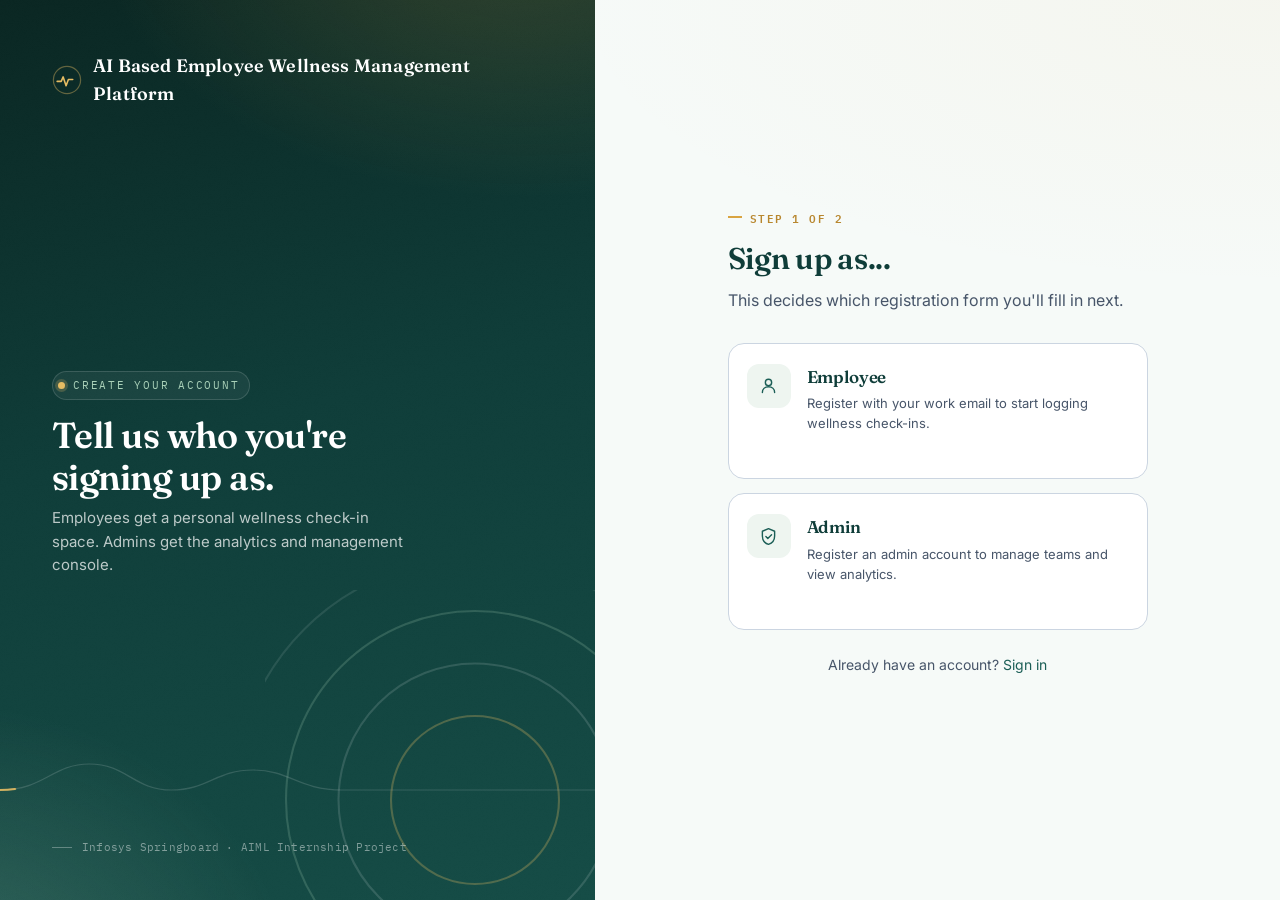
<file: signup.html>
<!DOCTYPE html>
<html lang="en">
<head>
  <meta charset="UTF-8" />
  <meta name="viewport" content="width=device-width, initial-scale=1.0" />
  <title>Sign Up — Employee Wellness Management Analytics</title>
  <link rel="preconnect" href="https://fonts.googleapis.com" />
  <link href="https://fonts.googleapis.com/css2?family=Fraunces:wght@500;600&family=Inter:wght@400;500;600;700&family=IBM+Plex+Mono:wght@500;600&display=swap" rel="stylesheet" />
  <link rel="stylesheet" href="css/style.css" />
</head>
<body>

  <div class="shell">

    <div class="brand-panel">
      <div class="brand-mark">
        <svg class="logomark" viewBox="0 0 32 32" fill="none" xmlns="http://www.w3.org/2000/svg" aria-hidden="true">
          <circle cx="16" cy="16" r="14.5" stroke="currentColor" stroke-width="1.3" opacity="0.4"></circle>
          <path d="M5.5 17.5h4.3l2.1-4.8 3.1 9.4 2.5-6.6h4.6" stroke="currentColor" stroke-width="1.7" stroke-linecap="round" stroke-linejoin="round"></path>
        </svg>
        AI Based Employee Wellness Management Platform
      </div>
      <div class="brand-copy">
        <span class="eyebrow">Create your account</span>
        <h1>Tell us who you're signing up as.</h1>
        <p>Employees get a personal wellness check-in space. Admins get the analytics and management console.</p>
      </div>
      <div class="fine-print">Infosys Springboard · AIML Internship Project</div>
      <svg class="signal-wave" viewBox="0 0 400 64" preserveAspectRatio="none" aria-hidden="true">
        <path class="track" d="M0 40 C 30 40, 35 14, 60 14 S 90 40, 115 40 S 145 20, 170 20 S 200 40, 230 40 L 400 40"></path>
        <path class="pulse" d="M0 40 C 30 40, 35 14, 60 14 S 90 40, 115 40 S 145 20, 170 20 S 200 40, 230 40 L 400 40"></path>
      </svg>
      <svg class="breathing-rings" viewBox="0 0 200 200" aria-hidden="true">
        <circle cx="100" cy="100" r="40"></circle>
        <circle cx="100" cy="100" r="65"></circle>
        <circle cx="100" cy="100" r="90"></circle>
        <circle cx="100" cy="100" r="115"></circle>
      </svg>
    </div>

    <div class="content-panel">
      <div class="content-card">
        <span class="step-label">Step 1 of 2</span>
        <h2>Sign up as...</h2>
        <p class="subtitle">This decides which registration form you'll fill in next.</p>

        <div class="choice-grid">
          <a class="choice-card" href="register-user.html">
            <span class="choice-icon" aria-hidden="true">
              <svg viewBox="0 0 24 24" fill="none" xmlns="http://www.w3.org/2000/svg">
                <circle cx="12" cy="8.5" r="3.6" stroke="currentColor" stroke-width="1.6"></circle>
                <path d="M5 20c0-4 3.1-6.5 7-6.5s7 2.5 7 6.5" stroke="currentColor" stroke-width="1.6" stroke-linecap="round"></path>
              </svg>
            </span>
            <div class="choice-body">
              <h3>Employee</h3>
              <p>Register with your work email to start logging wellness check-ins.</p>
              <span class="choice-arrow" aria-hidden="true">
                <svg viewBox="0 0 16 16" fill="none" xmlns="http://www.w3.org/2000/svg">
                  <path d="M2 8h11M9 4l4 4-4 4" stroke="currentColor" stroke-width="1.6" stroke-linecap="round" stroke-linejoin="round"></path>
                </svg>
              </span>
            </div>
          </a>

          <a class="choice-card" href="register-admin.html">
            <span class="choice-icon" aria-hidden="true">
              <svg viewBox="0 0 24 24" fill="none" xmlns="http://www.w3.org/2000/svg">
                <path d="M12 3l7 3v5.5c0 4.8-3 8.3-7 9.5-4-1.2-7-4.7-7-9.5V6l7-3z" stroke="currentColor" stroke-width="1.6" stroke-linejoin="round"></path>
                <path d="M9 12l2.2 2.2L15.5 10" stroke="currentColor" stroke-width="1.6" stroke-linecap="round" stroke-linejoin="round"></path>
              </svg>
            </span>
            <div class="choice-body">
              <h3>Admin</h3>
              <p>Register an admin account to manage teams and view analytics.</p>
              <span class="choice-arrow" aria-hidden="true">
                <svg viewBox="0 0 16 16" fill="none" xmlns="http://www.w3.org/2000/svg">
                  <path d="M2 8h11M9 4l4 4-4 4" stroke="currentColor" stroke-width="1.6" stroke-linecap="round" stroke-linejoin="round"></path>
                </svg>
              </span>
            </div>
          </a>
        </div>

        <p class="footer-note">Already have an account? <a href="login.html">Sign in</a></p>
      </div>
    </div>

  </div>

</body>
</html>
</file>
<file: css/style.css>
/* =========================================================================
   EMPLOYEE WELLNESS MANAGEMENT ANALYTICS — SHARED STYLESHEET
   -------------------------------------------------------------------------
   One file styles every page (home, sign up, register, login, verify,
   forgot password). Reading order:
     1. Design tokens (colors, fonts, spacing, shadows)
     2. Reset / base element styles
     3. Layout shell (two-column split screen)
     4. Brand panel atmosphere + signature "signal" graphic
     5. Logomark + icon set
     6. Components: buttons, cards, form fields, checklist,
        password strength meter, toasts, alerts
     7. Responsive rules (mobile)
   ========================================================================= */

/* ---------- 1. DESIGN TOKENS ---------------------------------------------- */
:root {
  /* Core wellness palette: deep teal = trust/calm, sage = growth, amber = signal/energy */
  --teal-950: #0a2622;
  --teal-900: #0f3d39;
  --teal-800: #154c46;
  --teal-700: #1b5e56;
  --teal-600: #21786c;
  --teal-500: #2b9384;

  --sage-300: #a9d0b8;
  --sage-200: #d9e8de;
  --sage-100: #eef5f0;
  --sage-50:  #f5faf7;

  --amber-600: #b8872f;
  --amber-500: #d9a441;
  --amber-400: #e6bc63;
  --amber-100: #faf0d9;

  --bg: #f6faf8;
  --surface: #ffffff;
  --surface-sunken: #fbfdfc;

  --ink-900: #0f172a;
  --ink-700: #334155;
  --ink-500: #475569;
  --ink-muted: #64748b;

  --border: #cbd5e1;
  --border-strong: #94a3b8;

  --danger: #c2483c;
  --danger-bg: #fbeae8;
  --success: #2f7d5d;
  --success-bg: #e8f4ee;

  /* Type system: Fraunces carries warmth/authority, Inter carries clarity,
     IBM Plex Mono marks anything measured or system-level (labels, codes,
     the fine print) — a small nod to the "analytics" half of the product. */
  --font-display: "Fraunces", Georgia, serif;
  --font-body: "Inter", -apple-system, BlinkMacSystemFont, "Segoe UI", sans-serif;
  --font-mono: "IBM Plex Mono", ui-monospace, "SFMono-Regular", Menlo, monospace;

  --radius-sm: 10px;
  --radius-md: 16px;
  --radius-lg: 26px;

  --shadow-xs: 0 1px 2px rgba(15, 61, 57, 0.06);
  --shadow-card: 0 1px 2px rgba(15, 61, 57, 0.04), 0 16px 36px -12px rgba(15, 61, 57, 0.16);
  --shadow-card-hover: 0 1px 2px rgba(15, 61, 57, 0.05), 0 24px 48px -16px rgba(15, 61, 57, 0.24);
  --shadow-btn: 0 10px 24px -8px rgba(19, 76, 68, 0.45);
  --ring-focus: 0 0 0 4px rgba(217, 164, 65, 0.28);

  --transition: 180ms cubic-bezier(0.4, 0, 0.2, 1);
  --transition-slow: 420ms cubic-bezier(0.16, 1, 0.3, 1);
}

/* ---------- 1B. DARK MODE TOKENS ----------------------------------------- */
body.dark-theme {
  --bg: #0b1412;
  --surface: #111f1c;
  --surface-sunken: #0c1715;
  --border: #1d332f;
  --border-strong: #274741;
  --ink-900: #f1f7f5;
  --ink-700: #cbe0d7;
  --ink-500: #9cb1a7;
  --ink-muted: #697d74;
  
  --sage-300: #a9d0b8;
  --sage-200: #2b4f49;
  --sage-100: #1b332f;
  --sage-50:  #152824;
  
  --shadow-xs: 0 1px 3px rgba(0, 0, 0, 0.4);
  --shadow-card: 0 4px 20px rgba(0, 0, 0, 0.5);
  --shadow-card-hover: 0 12px 36px rgba(0, 0, 0, 0.7);
  
  background:
    radial-gradient(1200px 480px at 100% 0%, rgba(217, 164, 65, 0.02), transparent 60%),
    radial-gradient(1000px 600px at 0% 100%, rgba(169, 208, 184, 0.03), transparent 55%),
    var(--bg) !important;
}

/* Dark Mode Component Overrides */
body.dark-theme h1,
body.dark-theme h2,
body.dark-theme h3,
body.dark-theme h4,
body.dark-theme .gauge-value,
body.dark-theme .timeline-content h4 {
  color: var(--sage-300) !important;
}

body.dark-theme .view-header h1 {
  color: #ffffff !important;
}

body.dark-theme .view-header p {
  color: var(--ink-500) !important;
}

body.dark-theme .rec-impact-box {
  color: var(--ink-700) !important;
  background: var(--surface-sunken) !important;
  border-left-color: var(--teal-500) !important;
}

body.dark-theme .rec-impact-box strong {
  color: var(--sage-300) !important;
}

body.dark-theme .btn-secondary {
  background: var(--surface-sunken) !important;
  color: var(--sage-300) !important;
  border-color: var(--border-strong) !important;
}

body.dark-theme .btn-secondary:hover {
  background: var(--border) !important;
  color: #ffffff !important;
}

body.dark-theme a {
  color: var(--sage-300) !important;
}

body.dark-theme a:hover {
  color: #ffffff !important;
}

body.dark-theme input,
body.dark-theme select,
body.dark-theme textarea {
  color: var(--ink-900) !important;
  border-color: var(--border-strong) !important;
  background-color: var(--surface-sunken) !important;
  background-image: none !important;
}

body.dark-theme input:-webkit-autofill,
body.dark-theme input:-webkit-autofill:hover,
body.dark-theme input:-webkit-autofill:focus,
body.dark-theme input:-webkit-autofill:active,
body.dark-theme select:-webkit-autofill,
body.dark-theme textarea:-webkit-autofill {
  -webkit-text-fill-color: var(--ink-900) !important;
  -webkit-box-shadow: 0 0 0px 1000px var(--surface-sunken) inset !important;
  transition: background-color 5000s ease-in-out 0s !important;
}

body.dark-theme input:focus,
body.dark-theme select:focus,
body.dark-theme textarea:focus {
  background-color: var(--surface) !important;
  border-color: var(--teal-600) !important;
  box-shadow: var(--ring-focus) !important;
}

body.dark-theme .rec-context-row strong {
  color: var(--ink-500) !important;
}

body.dark-theme .rec-context-row span.txt-target {
  color: var(--sage-300) !important;
}

body.dark-theme .panel.recommendation-summary-panel p {
  color: #eef5f0 !important;
}

body.dark-theme .panel.recommendation-summary-panel strong {
  color: #ffffff !important;
}

body.dark-theme .sidebar .brand {
  color: var(--sage-300) !important;
}

body.dark-theme .btn-primary {
  background: linear-gradient(180deg, var(--teal-500), var(--teal-600)) !important;
  box-shadow: 0 4px 12px rgba(43, 147, 132, 0.2) !important;
}

body.dark-theme .btn-primary:hover {
  background: linear-gradient(180deg, var(--teal-400), var(--teal-500)) !important;
  box-shadow: 0 6px 16px rgba(43, 147, 132, 0.3) !important;
}

body.dark-theme .badge-valid {
  background: rgba(74, 222, 128, 0.1) !important;
  color: #4ade80 !important;
}

body.dark-theme .badge-flagged {
  background: rgba(245, 158, 11, 0.1) !important;
  color: #f59e0b !important;
}

/* ---------- 2. RESET / BASE ---------------------------------------------- */
* { box-sizing: border-box; }

html, body { margin: 0; padding: 0; min-height: 100%; }

body {
  background: var(--bg);
  color: var(--ink-900);
  font-family: var(--font-body);
  line-height: 1.55;
  -webkit-font-smoothing: antialiased;
  text-rendering: optimizeLegibility;
}

h1, h2, h3 {
  font-family: var(--font-display);
  color: var(--teal-900);
  margin: 0 0 8px;
  font-weight: 600;
  letter-spacing: -0.01em;
}

p { margin: 0 0 16px; color: var(--ink-500); }

a { color: var(--teal-700); text-decoration: none; }
a:hover { text-decoration: underline; text-decoration-color: rgba(27, 94, 86, 0.35); }

a:focus-visible,
button:focus-visible,
input:focus-visible,
select:focus-visible {
  outline: none;
  box-shadow: var(--ring-focus);
  border-radius: var(--radius-sm);
}

@media (prefers-reduced-motion: reduce) {
  * { animation: none !important; transition: none !important; }
}

/* ---------- 3. LAYOUT SHELL ------------------------------------------------ */
.shell {
  min-height: 100vh;
  display: grid;
  grid-template-columns: minmax(0, 1fr) minmax(0, 1.15fr);
}

.content-panel {
  display: flex;
  align-items: center;
  justify-content: center;
  padding: 48px 24px;
  background:
    radial-gradient(1200px 480px at 100% 0%, rgba(217, 164, 65, 0.05), transparent 60%),
    var(--bg);
}

.content-card {
  width: 100%;
  max-width: 420px;
  animation: card-rise var(--transition-slow) both;
}

@keyframes card-rise {
  from { opacity: 0; transform: translateY(10px); }
  to   { opacity: 1; transform: translateY(0); }
}

.content-card .step-label {
  text-transform: uppercase;
  letter-spacing: 0.14em;
  font-size: 11px;
  font-family: var(--font-mono);
  color: var(--amber-600);
  font-weight: 600;
  margin-bottom: 10px;
  display: flex;
  align-items: center;
  gap: 8px;
}

.content-card .step-label::before {
  content: "";
  width: 14px;
  height: 1.5px;
  background: var(--amber-500);
  display: inline-block;
}

.content-card h2 {
  font-size: 30px;
  margin-bottom: 6px;
}

.content-card .subtitle { margin-bottom: 30px; }

/* ---------- 4. BRAND PANEL ATMOSPHERE + SIGNAL GRAPHIC -------------------- */
.brand-panel {
  background:
    radial-gradient(720px 480px at 88% -10%, rgba(217, 164, 65, 0.20), transparent 60%),
    radial-gradient(640px 520px at -10% 110%, rgba(169, 208, 184, 0.22), transparent 55%),
    linear-gradient(165deg, var(--teal-950) 0%, var(--teal-900) 46%, var(--teal-800) 100%);
  color: #fff;
  display: flex;
  flex-direction: column;
  justify-content: space-between;
  padding: 52px 52px 44px;
  position: relative;
  overflow: hidden;
  isolation: isolate;
}

/* fine grain texture for depth, kept subtle */
.brand-panel::before {
  content: "";
  position: absolute;
  inset: 0;
  z-index: 0;
  opacity: 0.5;
  background-image: url("data:image/svg+xml,%3Csvg xmlns='http://www.w3.org/2000/svg' width='120' height='120'%3E%3Cfilter id='n'%3E%3CfeTurbulence type='fractalNoise' baseFrequency='0.9' numOctaves='2' stitchTiles='stitch'/%3E%3CfeColorMatrix type='saturate' values='0'/%3E%3C/filter%3E%3Crect width='100%25' height='100%25' filter='url(%23n)' opacity='0.05'/%3E%3C/svg%3E");
  mix-blend-mode: overlay;
}

.brand-panel .brand-mark {
  display: flex;
  align-items: center;
  gap: 11px;
  font-family: var(--font-display);
  font-size: 18px;
  font-weight: 600;
  letter-spacing: 0.01em;
  z-index: 2;
  position: relative;
}

.brand-panel .brand-mark .logomark {
  width: 30px;
  height: 30px;
  flex-shrink: 0;
  color: var(--amber-400);
}

.brand-panel .brand-copy {
  z-index: 2;
  position: relative;
  max-width: 400px;
  margin: 56px 0 40px;
}

.brand-panel .brand-copy .eyebrow {
  text-transform: uppercase;
  letter-spacing: 0.16em;
  font-size: 11px;
  font-family: var(--font-mono);
  color: var(--sage-300);
  margin-bottom: 14px;
  display: inline-flex;
  align-items: center;
  gap: 8px;
  padding: 5px 10px 5px 5px;
  border: 1px solid rgba(255, 255, 255, 0.14);
  border-radius: 999px;
  background: rgba(255, 255, 255, 0.05);
}

.brand-panel .brand-copy .eyebrow::before {
  content: "";
  width: 7px;
  height: 7px;
  border-radius: 50%;
  background: var(--amber-400);
  box-shadow: 0 0 0 3px rgba(230, 188, 99, 0.22);
}

.brand-panel .brand-copy h1 {
  color: #fff;
  font-size: 36px;
  line-height: 1.18;
  letter-spacing: -0.015em;
}

.brand-panel .brand-copy p {
  color: rgba(255, 255, 255, 0.72);
  font-size: 15px;
  max-width: 360px;
}

.brand-panel .fine-print {
  z-index: 2;
  position: relative;
  font-size: 11px;
  font-family: var(--font-mono);
  letter-spacing: 0.02em;
  color: rgba(255, 255, 255, 0.45);
  display: flex;
  align-items: center;
  gap: 10px;
}

.brand-panel .fine-print::before {
  content: "";
  width: 20px;
  height: 1px;
  background: rgba(255, 255, 255, 0.3);
}

/* Signature graphic: "Vital Signal" — a calm sine wave (the wellness
   read-out) drawn beneath a set of breathing rings (the analytics
   read-out), fusing the two halves of the product into one motif. */
.breathing-rings {
  position: absolute;
  right: -90px;
  bottom: -110px;
  width: 420px;
  height: 420px;
  z-index: 1;
  opacity: 0.95;
}

.breathing-rings circle {
  fill: none;
  stroke: rgba(230, 188, 99, 0.30);
  stroke-width: 1;
  transform-origin: center;
  animation: breathe 7s ease-in-out infinite;
}

.breathing-rings circle:nth-child(2) { animation-delay: 1.4s; stroke: rgba(255, 255, 255, 0.14); }
.breathing-rings circle:nth-child(3) { animation-delay: 2.8s; stroke: rgba(169, 208, 184, 0.22); }
.breathing-rings circle:nth-child(4) { animation-delay: 4.2s; stroke: rgba(255, 255, 255, 0.10); }

@keyframes breathe {
  0%   { transform: scale(0.82); opacity: 0.12; }
  50%  { transform: scale(1.06); opacity: 0.65; }
  100% { transform: scale(0.82); opacity: 0.12; }
}

.signal-wave {
  position: absolute;
  left: 0;
  right: 0;
  bottom: 86px;
  width: 100%;
  height: 64px;
  z-index: 1;
  opacity: 0.9;
}

.signal-wave path {
  fill: none;
  stroke-linecap: round;
}

.signal-wave path.track {
  stroke: rgba(255, 255, 255, 0.16);
  stroke-width: 1.2;
}

.signal-wave path.pulse {
  stroke: var(--amber-400);
  stroke-width: 2;
  stroke-dasharray: 10 610;
  stroke-dashoffset: 0;
  animation: signal-travel 4.8s linear infinite;
}

@keyframes signal-travel {
  from { stroke-dashoffset: 0; }
  to   { stroke-dashoffset: -520; }
}

/* ---------- 5. LOGOMARK + ICON SET ---------------------------------------- */
.icon {
  display: inline-flex;
  align-items: center;
  justify-content: center;
  flex-shrink: 0;
}

.icon svg { width: 100%; height: 100%; }

/* ---------- 6. COMPONENTS --------------------------------------------------- */

/* Buttons */
.btn {
  display: inline-flex;
  align-items: center;
  justify-content: center;
  gap: 8px;
  width: 100%;
  padding: 14px 20px;
  border-radius: var(--radius-sm);
  border: 1px solid transparent;
  font-family: var(--font-body);
  font-size: 15px;
  font-weight: 600;
  letter-spacing: 0.005em;
  cursor: pointer;
  transition: transform var(--transition), box-shadow var(--transition), background var(--transition);
}

.btn:active { transform: translateY(1px); }

.btn-primary {
  background: linear-gradient(180deg, var(--teal-600), var(--teal-700));
  color: #fff;
  box-shadow: var(--shadow-btn);
}

.btn-primary:hover {
  background: linear-gradient(180deg, var(--teal-700), var(--teal-900));
  box-shadow: 0 14px 30px -8px rgba(19, 76, 68, 0.55);
  transform: translateY(-1px);
}

.btn-primary:disabled {
  background: var(--border);
  color: var(--ink-muted);
  cursor: not-allowed;
  box-shadow: none;
}

.btn-secondary {
  background: var(--surface);
  color: var(--teal-700);
  border: 1px solid var(--border-strong);
}

.btn-secondary:hover {
  border-color: var(--teal-600);
  background: var(--sage-100);
}

/* Choice cards (home, sign-up-role, login-role pages) */
.choice-grid { display: grid; gap: 14px; }

.choice-card {
  display: flex;
  align-items: flex-start;
  gap: 16px;
  text-align: left;
  background: var(--surface);
  border: 1px solid var(--border);
  border-radius: var(--radius-md);
  padding: 20px 20px 20px 18px;
  cursor: pointer;
  position: relative;
  transition: border-color var(--transition), box-shadow var(--transition), transform var(--transition);
}

.choice-card::after {
  content: "";
  position: absolute;
  left: 0; top: 0; bottom: 0;
  width: 3px;
  border-radius: var(--radius-md) 0 0 var(--radius-md);
  background: var(--amber-500);
  transform: scaleY(0);
  transition: transform var(--transition);
}

.choice-card:hover {
  border-color: var(--teal-600);
  box-shadow: var(--shadow-card-hover);
  transform: translateY(-3px);
}

.choice-card:hover::after { transform: scaleY(1); }

.choice-card .choice-icon {
  width: 44px;
  height: 44px;
  border-radius: 12px;
  background: var(--sage-100);
  color: var(--teal-700);
  display: flex;
  align-items: center;
  justify-content: center;
  flex-shrink: 0;
  transition: background var(--transition), color var(--transition);
}

.choice-card .choice-icon svg { width: 21px; height: 21px; }

.choice-card:hover .choice-icon { background: var(--teal-700); color: #fff; }

.choice-card .choice-body { flex: 1; min-width: 0; }

.choice-card h3 {
  font-size: 17px;
  margin-bottom: 3px;
  display: flex;
  align-items: center;
  gap: 6px;
}

.choice-card p { margin: 0; font-size: 13px; }

.choice-card .choice-arrow {
  color: var(--ink-muted);
  transform: translateX(-4px);
  opacity: 0;
  transition: transform var(--transition), opacity var(--transition), color var(--transition);
  margin-top: 12px;
}

.choice-card:hover .choice-arrow {
  transform: translateX(0);
  opacity: 1;
  color: var(--teal-600);
}

.choice-card .choice-arrow svg { width: 16px; height: 16px; }

/* Form fields */
.form-group { margin-bottom: 18px; }

.form-group label {
  display: block;
  font-size: 13px;
  font-weight: 600;
  color: var(--ink-900);
  margin-bottom: 6px;
}

.input-wrapper { position: relative; }

.input-wrapper input {
  width: 100%;
  padding: 13px 14px;
  border: 1px solid var(--border);
  border-radius: var(--radius-sm);
  font-size: 14px;
  font-family: var(--font-body);
  background: var(--surface-sunken);
  color: var(--ink-900);
  transition: border-color var(--transition), box-shadow var(--transition), background var(--transition);
}

.input-wrapper input:focus {
  border-color: var(--teal-600);
  background: var(--surface);
  box-shadow: var(--ring-focus);
  outline: none;
}

.input-wrapper input.field-invalid { border-color: var(--danger); }
.input-wrapper input.field-valid { border-color: var(--success); }

.input-wrapper .toggle-eye {
  position: absolute;
  right: 10px;
  top: 50%;
  transform: translateY(-50%);
  background: none;
  border: none;
  cursor: pointer;
  font-size: 14px;
  color: var(--ink-muted);
  padding: 4px;
  width: auto;
}

.field-hint { font-size: 12px; color: var(--ink-muted); margin-top: 6px; }

.field-error {
  font-size: 12px;
  color: var(--danger);
  margin-top: 6px;
  display: none;
}

.field-error.visible { display: block; }

/* Password strength meter */
.strength-meter { display: flex; gap: 4px; margin-top: 8px; }

.strength-meter .bar {
  height: 4px;
  flex: 1;
  border-radius: 2px;
  background: var(--border);
  transition: background var(--transition);
}

.strength-label { font-size: 12px; margin-top: 6px; font-weight: 600; }

.strength-weak .bar:nth-child(1) { background: var(--danger); }
.strength-weak .strength-label { color: var(--danger); }

.strength-medium .bar:nth-child(1),
.strength-medium .bar:nth-child(2) { background: var(--amber-600); }
.strength-medium .strength-label { color: var(--amber-600); }

.strength-strong .bar { background: var(--success); }
.strength-strong .strength-label { color: var(--success); }

/* Password requirement checklist */
.checklist {
  list-style: none;
  margin: 10px 0 0;
  padding: 0;
  display: grid;
  grid-template-columns: 1fr 1fr;
  gap: 6px;
  font-size: 12px;
  color: var(--ink-muted);
}

.checklist li { display: flex; align-items: center; gap: 6px; }

.checklist li .dot {
  width: 14px;
  height: 14px;
  border-radius: 50%;
  border: 1.5px solid var(--border);
  display: inline-flex;
  align-items: center;
  justify-content: center;
  font-size: 9px;
  flex-shrink: 0;
  transition: background var(--transition), border-color var(--transition);
}

.checklist li.met { color: var(--success); }

.checklist li.met .dot {
  background: var(--success);
  border-color: var(--success);
  color: #fff;
}

/* Row helpers */
.row-between {
  display: flex;
  align-items: center;
  justify-content: space-between;
  margin-bottom: 18px;
  font-size: 13px;
}

.checkbox-row { display: flex; align-items: center; gap: 8px; }
.checkbox-row input { width: auto; margin: 0; }

.divider-text {
  text-align: center;
  margin: 22px 0;
  font-size: 13px;
  color: var(--ink-muted);
  position: relative;
}

.divider-text::before {
  content: "";
  position: absolute;
  left: 0; right: 0; top: 50%;
  height: 1px;
  background: var(--border);
  z-index: 0;
}

.divider-text span {
  background: var(--bg);
  padding: 0 12px;
  position: relative;
  z-index: 1;
}

.footer-note { text-align: center; margin-top: 24px; font-size: 14px; }

/* Toast notifications */
.toast-stack {
  position: fixed;
  top: 20px;
  right: 20px;
  display: flex;
  flex-direction: column;
  gap: 10px;
  z-index: 999;
}

.toast {
  min-width: 260px;
  max-width: 340px;
  padding: 14px 16px;
  border-radius: var(--radius-sm);
  background: var(--surface);
  border: 1px solid var(--border);
  box-shadow: var(--shadow-card);
  font-size: 14px;
  display: flex;
  gap: 10px;
  align-items: flex-start;
  animation: toast-in 220ms ease;
}

@keyframes toast-in {
  from { opacity: 0; transform: translateY(-8px); }
  to   { opacity: 1; transform: translateY(0); }
}

.toast.toast-success { border-left: 4px solid var(--success); }
.toast.toast-error { border-left: 4px solid var(--danger); }

/* Alert banner used for inline form-level errors/success */
.alert-banner {
  padding: 12px 14px;
  border-radius: var(--radius-sm);
  font-size: 13px;
  margin-bottom: 18px;
  display: none;
}

.alert-banner.visible { display: block; }
.alert-banner.alert-error { background: var(--danger-bg); color: var(--danger); }
.alert-banner.alert-success { background: var(--success-bg); color: var(--success); }

/* Spinner shown inside the submit button while a request is pending */
.spinner {
  width: 16px;
  height: 16px;
  border: 2px solid rgba(255, 255, 255, 0.4);
  border-top-color: #fff;
  border-radius: 50%;
  animation: spin 700ms linear infinite;
  display: none;
}

.btn.is-loading .spinner { display: inline-block; }
.btn.is-loading .btn-text { opacity: 0.7; }

@keyframes spin { to { transform: rotate(360deg); } }

/* ---------- 7. RESPONSIVE --------------------------------------------------- */
@media (max-width: 860px) {
  .shell { grid-template-columns: 1fr; }

  .brand-panel { padding: 30px 24px 26px; min-height: 240px; }

  .brand-panel .brand-copy { margin: 28px 0 20px; }

  .brand-panel .brand-copy h1 { font-size: 26px; }

  .signal-wave { display: none; }

  .breathing-rings { width: 300px; height: 300px; right: -70px; bottom: -80px; }

  .content-panel { padding: 32px 20px 48px; }

  .checklist { grid-template-columns: 1fr; }
}

/* --- Wellness Risk Prediction UI --- */
.risk-summary {
  display: flex;
  align-items: center;
  gap: 40px;
  flex-wrap: wrap;
  margin-top: 20px;
  animation: fade-in-up 0.5s ease-out both;
}

@keyframes fade-in-up {
  from {
    opacity: 0;
    transform: translateY(15px);
  }
  to {
    opacity: 1;
    transform: translateY(0);
  }
}

.risk-gauge-container {
  position: relative;
  width: 180px;
  height: 180px;
  flex-shrink: 0;
  display: flex;
  align-items: center;
  justify-content: center;
}

/* Pulsating ambient glow on the prediction gauge */
.risk-gauge-container.glow-high::before {
  content: "";
  position: absolute;
  top: 10px; left: 10px; right: 10px; bottom: 10px;
  border-radius: 50%;
  box-shadow: 0 0 25px rgba(194, 72, 60, 0.4);
  animation: risk-glow-pulse 2.2s infinite alternate;
  z-index: 0;
  pointer-events: none;
}

.risk-gauge-container.glow-medium::before {
  content: "";
  position: absolute;
  top: 10px; left: 10px; right: 10px; bottom: 10px;
  border-radius: 50%;
  box-shadow: 0 0 25px rgba(217, 119, 6, 0.35);
  animation: risk-glow-pulse 2.2s infinite alternate;
  z-index: 0;
  pointer-events: none;
}

.risk-gauge-container.glow-low::before {
  content: "";
  position: absolute;
  top: 10px; left: 10px; right: 10px; bottom: 10px;
  border-radius: 50%;
  box-shadow: 0 0 25px rgba(46, 160, 90, 0.3);
  animation: risk-glow-pulse 2.2s infinite alternate;
  z-index: 0;
  pointer-events: none;
}

@keyframes risk-glow-pulse {
  from { transform: scale(0.96); opacity: 0.45; }
  to { transform: scale(1.04); opacity: 0.95; }
}

/* Radar scan waves emanating from the prediction gauge */
.gauge-pulse-wave {
  position: absolute;
  top: 0; left: 0; right: 0; bottom: 0;
  border-radius: 50%;
  border: 2px solid;
  opacity: 0;
  z-index: 0;
  pointer-events: none;
}

.risk-gauge-container.glow-high .gauge-pulse-wave {
  border-color: rgba(194, 72, 60, 0.55);
  animation: radar-pulse 1.8s ease-out infinite;
}

.risk-gauge-container.glow-medium .gauge-pulse-wave {
  border-color: rgba(217, 119, 6, 0.45);
  animation: radar-pulse 1.8s ease-out infinite;
}

.risk-gauge-container.glow-low .gauge-pulse-wave {
  border-color: rgba(46, 160, 90, 0.45);
  animation: radar-pulse 1.8s ease-out infinite;
}

@keyframes radar-pulse {
  0% { transform: scale(0.9); opacity: 0.85; }
  100% { transform: scale(1.35); opacity: 0; }
}

.risk-gauge {
  width: 100%;
  height: 100%;
  transform: rotate(-90deg);
}

.risk-gauge circle {
  fill: none;
  stroke-width: 8;
  stroke-linecap: round;
}

.risk-gauge .gauge-bg {
  stroke: rgba(0, 0, 0, 0.05);
}

.risk-gauge .gauge-fill {
  transition: stroke-dashoffset 1s cubic-bezier(0.4, 0, 0.2, 1);
}

.risk-gauge .gauge-fill.level-low {
  stroke: #2ea05a;
}

.risk-gauge .gauge-fill.level-medium {
  stroke: #d97706;
}

.risk-gauge .gauge-fill.level-high {
  stroke: #c2483c;
}

.gauge-center {
  position: absolute;
  display: flex;
  flex-direction: column;
  align-items: center;
  justify-content: center;
  text-align: center;
}

.gauge-value {
  font-family: var(--font-mono);
  font-size: 28px;
  font-weight: 700;
  color: var(--teal-900);
  line-height: 1;
}

.gauge-label {
  font-size: 13px;
  font-weight: 600;
  color: var(--ink-muted);
  margin-top: 4px;
}

.risk-metrics {
  flex: 1;
  min-width: 250px;
  display: flex;
  flex-direction: column;
  gap: 16px;
}

.metric-card {
  background: var(--bg);
  border: 1px solid rgba(0, 0, 0, 0.04);
  border-radius: 12px;
  padding: 14px 18px;
  transition: transform 0.2s ease, box-shadow 0.2s ease;
  opacity: 0;
  transform: translateX(18px);
}

.metric-card.animate-in {
  animation: metric-slide-in 0.45s cubic-bezier(0.16, 1, 0.3, 1) both;
}

@keyframes metric-slide-in {
  from { opacity: 0; transform: translateX(18px); }
  to { opacity: 1; transform: translateX(0); }
}

.metric-card:hover {
  transform: translateX(4px);
  box-shadow: 0 4px 12px rgba(0, 0, 0, 0.02);
}

.metric-info {
  display: flex;
  justify-content: space-between;
  align-items: center;
  margin-bottom: 8px;
}

.metric-title {
  font-size: 14px;
  font-weight: 600;
  color: var(--ink-700);
}

.metric-badge {
  font-size: 11px;
  font-weight: 700;
  padding: 2px 8px;
  border-radius: 99px;
  text-transform: uppercase;
}

.metric-badge.badge-low {
  background: rgba(46, 160, 90, 0.12);
  color: #2ea05a;
}

.metric-badge.badge-medium {
  background: rgba(217, 119, 6, 0.14);
  color: #d97706;
}

.metric-badge.badge-high {
  background: rgba(194, 72, 60, 0.12);
  color: #c2483c;
}

.progress-bar {
  background: rgba(0, 0, 0, 0.06);
  height: 6px;
  border-radius: 3px;
  overflow: hidden;
}

.progress-fill {
  height: 100%;
  border-radius: 3px;
  transition: width 1s cubic-bezier(0.4, 0, 0.2, 1);
}

.progress-fill.fill-low {
  background: #2ea05a;
}

.progress-fill.fill-medium {
  background: #d97706;
}

.progress-fill.fill-high {
  background: #c2483c;
}

/* =========================================================================
   8. PERSONALIZED RECOMMENDATIONS VIEW STYLES
   ========================================================================= */

.panel.recommendation-summary-panel {
  background: linear-gradient(135deg, var(--teal-950) 0%, var(--teal-900) 100%) !important;
  color: #fff !important;
  border: none;
  box-shadow: var(--shadow-card);
  border-radius: var(--radius-md);
  margin-bottom: 24px;
}

.recommendation-summary-panel h2 {
  color: var(--sage-300);
}

.recommendation-summary-panel p {
  color: var(--sage-200);
  margin-bottom: 0;
}

.rec-intro-box {
  display: flex;
  gap: 16px;
  align-items: flex-start;
}

.rec-intro-box .spark-icon {
  font-size: 28px;
  color: var(--amber-400);
  line-height: 1;
  text-shadow: 0 0 10px rgba(230, 188, 99, 0.4);
  animation: pulse-spark 2.5s infinite ease-in-out;
}

@keyframes pulse-spark {
  0%, 100% { transform: scale(1); opacity: 0.8; }
  50% { transform: scale(1.15); opacity: 1; }
}

.rec-summary-paragraph {
  font-size: 15px;
  line-height: 1.6;
}

.recommendations-container {
  display: flex;
  flex-direction: column;
  gap: 24px;
}

.recommendations-grid {
  display: grid;
  grid-template-columns: repeat(auto-fit, minmax(280px, 1fr));
  gap: 20px;
}

.rec-card {
  background: var(--surface);
  border: 1px solid var(--border);
  border-radius: var(--radius-md);
  padding: 0;
  overflow: hidden;
  display: flex;
  flex-direction: column;
  justify-content: space-between;
  box-shadow: var(--shadow-xs);
  transition: transform var(--transition), box-shadow var(--transition), border-color var(--transition);
}

.rec-card-banner {
  position: relative;
  width: 100%;
  height: 140px;
  overflow: hidden;
  background: var(--surface-subtle);
}

.rec-card-img {
  width: 100%;
  height: 100%;
  object-fit: cover;
  transition: transform 0.4s ease;
}

.rec-card:hover .rec-card-img {
  transform: scale(1.06);
}

.rec-card-overlay {
  position: absolute;
  inset: 0;
  background: linear-gradient(to top, rgba(0, 0, 0, 0.45) 0%, transparent 60%);
}

.rec-badge-overlay {
  position: absolute;
  top: 12px;
  left: 12px;
  font-family: var(--font-mono);
  font-size: 10px;
  text-transform: uppercase;
  font-weight: 700;
  padding: 4px 10px;
  border-radius: 6px;
  letter-spacing: 0.05em;
  background: rgba(0, 0, 0, 0.55);
  color: #fff;
  backdrop-filter: blur(6px);
}

.rec-card-body {
  padding: 18px 20px 20px;
  display: flex;
  flex-direction: column;
  flex-grow: 1;
  justify-content: space-between;
}

.rec-card:hover {
  transform: translateY(-4px);
  box-shadow: var(--shadow-card-hover);
}

.rec-card-header {
  display: flex;
  justify-content: space-between;
  align-items: center;
  gap: 12px;
  flex-wrap: wrap;
  margin-bottom: 14px;
}

.rec-card-header-left {
  display: flex;
  align-items: center;
  gap: 8px;
  flex-wrap: wrap;
}

.rec-badge {
  font-family: var(--font-mono);
  font-size: 10px;
  text-transform: uppercase;
  font-weight: 600;
  padding: 4px 8px;
  border-radius: 6px;
  letter-spacing: 0.05em;
}

.rec-duration {
  font-family: var(--font-mono);
  font-size: 11px;
  color: var(--ink-500);
}

.rec-card h3 {
  font-size: 18px;
  margin: 0 0 10px;
  font-family: var(--font-display);
}

.rec-desc {
  font-size: 13.5px;
  color: var(--ink-700);
  line-height: 1.5;
  margin-bottom: 16px;
  flex-grow: 1;
}

.rec-impact-box {
  background: var(--bg);
  border-radius: var(--radius-sm);
  padding: 10px 12px;
  font-size: 12.5px;
  color: var(--teal-900);
  border-left: 3.5px solid var(--teal-500);
}

.rec-impact-box strong {
  display: block;
  font-size: 11px;
  text-transform: uppercase;
  color: var(--ink-500);
  margin-bottom: 2px;
  font-family: var(--font-mono);
  letter-spacing: 0.03em;
}

/* Category Specific Card Coloring */
.rec-card.cat-fitness { border-top: 4px solid var(--amber-500); }
.rec-card.cat-fitness .rec-badge { background: var(--amber-100); color: var(--amber-600); }

.rec-card.cat-diet { border-top: 4px solid var(--teal-500); }
.rec-card.cat-diet .rec-badge { background: var(--sage-100); color: var(--teal-700); }

.rec-card.cat-mental { border-top: 4px solid #8b5cf6; }
.rec-card.cat-mental .rec-badge { background: #f3e8ff; color: #6d28d9; }

.rec-card.cat-yoga { border-top: 4px solid #ec4899; }
.rec-card.cat-yoga .rec-badge { background: #fce7f3; color: #be185d; }

.rec-card.cat-lifestyle { border-top: 4px solid #3b82f6; }
.rec-card.cat-lifestyle .rec-badge { background: #dbeafe; color: #1d4ed8; }


/* Bottom Layout: Schedule & Checklist row */
.recommendations-row {
  display: grid;
  grid-template-columns: minmax(0, 1.4fr) minmax(0, 1fr);
  gap: 20px;
}

@media (max-width: 1024px) {
  .recommendations-row {
    grid-template-columns: 1fr;
  }
}

.schedule-panel, .commits-panel {
  margin-bottom: 0;
}

/* Timeline Routine Styles */
.timeline {
  position: relative;
  padding-left: 20px;
  margin-top: 20px;
}

.timeline::before {
  content: "";
  position: absolute;
  left: 5px;
  top: 6px;
  bottom: 6px;
  width: 2px;
  background: var(--border);
}

.timeline-item {
  position: relative;
  margin-bottom: 20px;
}

.timeline-item:last-child {
  margin-bottom: 0;
}

.timeline-item::before {
  content: "";
  position: absolute;
  left: -20px;
  top: 6px;
  width: 12px;
  height: 12px;
  border-radius: 50%;
  background: var(--surface);
  border: 3px solid var(--teal-500);
  box-shadow: 0 0 0 3px var(--surface);
  z-index: 2;
  transition: transform var(--transition);
}

.timeline-item:hover::before {
  transform: scale(1.2);
  background: var(--amber-400);
  border-color: var(--teal-700);
}

.timeline-time {
  font-family: var(--font-mono);
  font-size: 11px;
  font-weight: 600;
  color: var(--amber-600);
  margin-bottom: 4px;
  text-transform: uppercase;
}

.timeline-content h4 {
  font-family: var(--font-display);
  font-size: 15px;
  margin: 0 0 4px;
  color: var(--teal-900);
}

.timeline-content p {
  font-size: 13px;
  color: var(--ink-700);
  line-height: 1.45;
  margin-bottom: 0;
}

/* Commits Checklist Styles */
.commits-list {
  display: flex;
  flex-direction: column;
  gap: 12px;
  margin: 20px 0;
}

.commit-item {
  display: flex;
  align-items: flex-start;
  gap: 10px;
  cursor: pointer;
  padding: 10px 12px;
  border-radius: var(--radius-sm);
  background: var(--surface-sunken);
  border: 1px solid var(--border);
  transition: background var(--transition), border-color var(--transition);
}

.commit-item:hover {
  background: var(--sage-50);
  border-color: var(--teal-500);
}

.commit-checkbox {
  position: absolute;
  opacity: 0;
  cursor: pointer;
  height: 0;
  width: 0;
}

.commit-checkmark {
  position: relative;
  top: 3px;
  height: 18px;
  width: 18px;
  background-color: var(--surface);
  border: 2px solid var(--border-strong);
  border-radius: 4px;
  flex-shrink: 0;
  transition: background-color var(--transition), border-color var(--transition);
}

.commit-item:hover .commit-checkmark {
  border-color: var(--teal-500);
}

.commit-checkbox:checked ~ .commit-checkmark {
  background-color: var(--teal-500);
  border-color: var(--teal-500);
}

.commit-checkmark::after {
  content: "";
  position: absolute;
  display: none;
  left: 5px;
  top: 1px;
  width: 4px;
  height: 9px;
  border: solid white;
  border-width: 0 2px 2px 0;
  transform: rotate(45deg);
}

.commit-checkbox:checked ~ .commit-checkmark::after {
  display: block;
}

.commit-text {
  font-size: 13px;
  color: var(--ink-900);
  line-height: 1.4;
  user-select: none;
  transition: color var(--transition), text-decoration var(--transition);
}

.commit-checkbox:checked ~ .commit-text {
  color: var(--ink-muted);
  text-decoration: line-through;
}

/* Commits Progress Box */
.commits-progress-box {
  margin-top: 16px;
  padding: 16px;
  background: var(--bg);
  border-radius: var(--radius-sm);
  border: 1px dashed var(--border-strong);
}

.progress-bar-container {
  background: var(--border);
  height: 8px;
  border-radius: 4px;
  overflow: hidden;
  margin-bottom: 8px;
}

.progress-bar-fill {
  background: linear-gradient(90deg, var(--teal-600) 0%, var(--teal-500) 100%);
  height: 100%;
  border-radius: 4px;
  transition: width 0.3s cubic-bezier(0.4, 0, 0.2, 1);
}

.progress-text-row {
  display: flex;
  justify-content: space-between;
  align-items: center;
  font-family: var(--font-mono);
  font-size: 11px;
  font-weight: 600;
  color: var(--ink-700);
}

.progress-percentage {
  color: var(--teal-700);
}

/* Metrics Strip in Recommendations Summary Panel */
.rec-metrics-strip {
  display: flex;
  flex-wrap: wrap;
  gap: 16px;
  background: rgba(255, 255, 255, 0.05);
  border: 1px solid rgba(255, 255, 255, 0.12);
  border-radius: var(--radius-sm);
  padding: 16px;
}

.rec-metric-item {
  flex: 1 1 140px;
  display: flex;
  flex-direction: column;
  gap: 4px;
}

.rec-metric-label {
  font-family: var(--font-mono);
  font-size: 10px;
  text-transform: uppercase;
  color: var(--sage-300);
  letter-spacing: 0.05em;
}

.rec-metric-val {
  font-size: 14px;
  font-weight: 700;
  color: #fff;
}

.rec-metric-val.txt-risk-high, .rec-metric-val.txt-stress-high {
  color: #fca5a5; /* soft red for dark background */
}

.rec-metric-val.txt-risk-medium, .rec-metric-val.txt-stress-medium {
  color: #fde047; /* soft yellow */
}

.rec-metric-val.txt-risk-low, .rec-metric-val.txt-stress-low {
  color: #86efac; /* soft green */
}

/* Metric Context inside cards */
.rec-metrics-context {
  background: var(--bg);
  border: 1px solid var(--border);
  border-radius: var(--radius-sm);
  padding: 10px 12px;
  margin-bottom: 14px;
  display: flex;
  flex-direction: column;
  gap: 6px;
}

.rec-context-row {
  display: flex;
  justify-content: space-between;
  align-items: center;
  font-size: 12px;
}

.rec-context-row strong {
  font-family: var(--font-mono);
  font-size: 10px;
  text-transform: uppercase;
  color: var(--ink-500);
}

.rec-context-row span {
  font-weight: 600;
  color: var(--ink-900);
}

.rec-context-row span.txt-target {
  color: var(--teal-600);
}

/* Priority tag badges in card header */
.priority-tag {
  font-family: var(--font-mono);
  font-size: 9px;
  text-transform: uppercase;
  font-weight: 600;
  padding: 3px 7px;
  border-radius: 6px;
  letter-spacing: 0.03em;
}

.priority-tag.tag-warning {
  background: var(--danger-bg);
  color: var(--danger);
  border: 1px solid rgba(194, 72, 60, 0.15);
}

.priority-tag.tag-optimal {
  background: var(--success-bg);
  color: var(--success);
  border: 1px solid rgba(47, 125, 93, 0.15);
}

/* Priority Card Borders & Background tints */
.rec-card.priority-warning {
  border: 1px solid rgba(194, 72, 60, 0.25);
  background: linear-gradient(180deg, rgba(194, 72, 60, 0.02) 0%, var(--surface) 100%);
  box-shadow: 0 4px 12px rgba(194, 72, 60, 0.03);
}

.rec-card.priority-warning:hover {
  border-color: rgba(194, 72, 60, 0.5);
  box-shadow: 0 10px 24px -10px rgba(194, 72, 60, 0.15);
}

.rec-card.priority-optimal {
  border: 1px solid rgba(47, 125, 93, 0.2);
  background: linear-gradient(180deg, rgba(47, 125, 93, 0.02) 0%, var(--surface) 100%);
  box-shadow: 0 4px 12px rgba(47, 125, 93, 0.03);
}

.rec-card.priority-optimal:hover {
  border-color: rgba(47, 125, 93, 0.45);
  box-shadow: 0 10px 24px -10px rgba(47, 125, 93, 0.12);
}

/* Pulsating warning focus tags */
@keyframes tag-pulse {
  0% { transform: scale(1); box-shadow: 0 0 0 0 rgba(194, 72, 60, 0.35); }
  70% { transform: scale(1.02); box-shadow: 0 0 0 4px rgba(194, 72, 60, 0); }
  100% { transform: scale(1); box-shadow: 0 0 0 0 rgba(194, 72, 60, 0); }
}

.priority-tag.tag-warning {
  animation: tag-pulse 2s infinite ease-in-out;
}

/* Checkbox interactive bounce */
@keyframes checkmark-bounce {
  from { transform: scale(0); opacity: 0; }
  to { transform: scale(1); opacity: 1; }
}

.custom-checkbox input:checked + .checkmark-icon {
  animation: checkmark-bounce 0.28s cubic-bezier(0.175, 0.885, 0.32, 1.275) both;
}

/* ---------- ATMOSPHERIC BACKGROUND BLOBS ------------------ */
.bg-glow-container {
  position: fixed;
  top: 0;
  left: 0;
  right: 0;
  bottom: 0;
  overflow: hidden;
  pointer-events: none;
  z-index: -1;
}

.bg-glow-blob {
  position: absolute;
  border-radius: 50%;
  filter: blur(120px);
  opacity: 0.8;
  mix-blend-mode: multiply;
  transition: background-color var(--transition-slow);
}

/* Light mode blob positions & colors (No animations for static look) */
.bg-glow-blob.blob-1 {
  top: -10%;
  right: -5%;
  width: 450px;
  height: 450px;
  background: rgba(217, 119, 6, 0.035);
}

.bg-glow-blob.blob-2 {
  bottom: -15%;
  left: 15%;
  width: 500px;
  height: 500px;
  background: rgba(46, 160, 90, 0.05);
}

.bg-glow-blob.blob-3 {
  top: 35%;
  left: 45%;
  width: 350px;
  height: 350px;
  background: rgba(43, 147, 132, 0.045);
}

/* Dark mode blob colors & mix-blend-mode adjustments */
body.dark-theme .bg-glow-blob {
  mix-blend-mode: screen;
}

body.dark-theme .bg-glow-blob.blob-1 {
  background: rgba(217, 164, 65, 0.07);
}

body.dark-theme .bg-glow-blob.blob-2 {
  background: rgba(169, 208, 184, 0.1);
}

body.dark-theme .bg-glow-blob.blob-3 {
  background: rgba(43, 147, 132, 0.06);
}

/* ---------- SIDEBAR PROFILE CARD -------------------- */
.sidebar-profile-card {
  display: flex;
  align-items: center;
  gap: 12px;
  padding: 16px 20px;
  margin: 8px 14px 12px;
  background: rgba(255, 255, 255, 0.06);
  border-radius: 14px;
  border: 1px solid rgba(255, 255, 255, 0.08);
  backdrop-filter: blur(6px);
  transition: background var(--transition), border-color var(--transition);
}

.sidebar-profile-card:hover {
  background: rgba(255, 255, 255, 0.1);
  border-color: rgba(255, 255, 255, 0.15);
}

/* Avatar container */
.avatar-container {
  position: relative;
  width: 48px;
  height: 48px;
  flex-shrink: 0;
  border-radius: 50%;
  overflow: hidden;
  cursor: pointer;
}

.avatar-placeholder {
  width: 100%;
  height: 100%;
  display: flex;
  align-items: center;
  justify-content: center;
  background: linear-gradient(135deg, var(--teal-600), var(--teal-700));
  color: rgba(255, 255, 255, 0.7);
  border-radius: 50%;
}

.avatar-img {
  width: 100%;
  height: 100%;
  object-fit: cover;
  border-radius: 50%;
  transform: translateZ(0);
  backface-visibility: hidden;
}
.avatar-upload-overlay {
  position: absolute;
  bottom: 0;
  left: 0;
  right: 0;
  height: 50%;
  display: flex;
  align-items: flex-end;
  justify-content: center;
  padding-bottom: 4px;
  background: linear-gradient(to top, rgba(0,0,0,0.65), transparent);
  color: #fff;
  opacity: 0;
  cursor: pointer;
  transition: opacity 0.2s ease;
}

.avatar-container:hover .avatar-upload-overlay {
  opacity: 1;
}

/* Sidebar profile info */
.sidebar-profile-info {
  display: flex;
  flex-direction: column;
  gap: 2px;
  min-width: 0;
}

.sidebar-profile-name {
  font-weight: 600;
  font-size: 14px;
  color: #fff;
  white-space: nowrap;
  overflow: hidden;
  text-overflow: ellipsis;
}

.sidebar-profile-role {
  font-size: 11px;
  color: rgba(255, 255, 255, 0.55);
  white-space: nowrap;
  overflow: hidden;
  text-overflow: ellipsis;
}

/* ---------- PROFILE PICTURE UPLOAD CARD (Personal Info view) ---------- */
.profile-pic-card {
  display: flex;
  align-items: center;
  gap: 24px;
  padding: 24px;
  margin-bottom: 24px;
  background: var(--surface);
  border: 1px solid var(--border);
  border-radius: var(--radius-md);
  transition: background var(--transition), border-color var(--transition);
}

.profile-pic-large-container {
  position: relative;
  width: 96px;
  height: 96px;
  flex-shrink: 0;
  border-radius: 50%;
  overflow: hidden;
  box-shadow: 0 4px 16px rgba(0, 0, 0, 0.08), 0 0 0 3px var(--border);
  transition: box-shadow var(--transition);
}

.profile-pic-large-container:hover {
  box-shadow: 0 6px 24px rgba(0, 0, 0, 0.12), 0 0 0 3px var(--teal-500);
}

.profile-pic-large-placeholder {
  width: 100%;
  height: 100%;
  display: flex;
  align-items: center;
  justify-content: center;
  background: linear-gradient(135deg, var(--teal-100), var(--teal-200));
  color: var(--teal-600);
  border-radius: 50%;
}

.profile-pic-large-img {
  width: 100%;
  height: 100%;
  object-fit: cover;
  border-radius: 50%;
  transform: translateZ(0);
  backface-visibility: hidden;
}

.profile-pic-actions {
  display: flex;
  flex-direction: column;
  gap: 8px;
}

.profile-pic-title {
  font-size: 16px;
  font-weight: 600;
  color: var(--ink-900);
  margin: 0;
}

.profile-pic-hint {
  font-size: 13px;
  color: var(--ink-muted);
  margin: 0 0 4px;
}

.profile-pic-btn {
  display: inline-flex;
  align-items: center;
  gap: 6px;
  width: fit-content;
}

.btn-danger-outline {
  background: transparent;
  color: var(--danger);
  border: 1px solid var(--danger);
  padding: 6px 14px;
  border-radius: var(--radius-sm);
  cursor: pointer;
  font-size: 12px;
  font-weight: 500;
  transition: all var(--transition);
}

.btn-danger-outline:hover {
  background: var(--danger);
  color: #fff;
}

.btn-sm {
  padding: 8px 16px;
  font-size: 13px;
}

/* Dark mode overrides for profile components */
body.dark-theme .profile-pic-card {
  background: var(--surface);
  border-color: var(--border);
}

body.dark-theme .profile-pic-large-placeholder {
  background: linear-gradient(135deg, var(--teal-800), var(--teal-900));
  color: var(--teal-400);
}

body.dark-theme .profile-pic-title {
  color: var(--sage-300);
}

body.dark-theme .profile-pic-hint {
  color: var(--ink-muted);
}

body.dark-theme .profile-pic-large-container {
  box-shadow: 0 4px 16px rgba(0, 0, 0, 0.3), 0 0 0 3px var(--border);
}

/* Avatar upload success animation */
@keyframes avatar-pop {
  0% { transform: scale(0.85); opacity: 0.4; }
  50% { transform: scale(1.08); }
  100% { transform: scale(1); opacity: 1; }
}

.avatar-img.uploaded {
  animation: avatar-pop 0.4s cubic-bezier(0.175, 0.885, 0.32, 1.275) both;
}

/* ============================================================
   PHOTO PREVIEW MODAL
   ============================================================ */
.photo-preview-modal {
  position: fixed;
  inset: 0;
  z-index: 9999;
  display: flex;
  align-items: center;
  justify-content: center;
  opacity: 0;
  pointer-events: none;
  transition: opacity 0.25s ease;
}

.photo-preview-modal.open {
  opacity: 1;
  pointer-events: all;
}

.photo-preview-backdrop {
  position: absolute;
  inset: 0;
  background: rgba(0, 0, 0, 0.82);
  backdrop-filter: blur(12px);
  -webkit-backdrop-filter: blur(12px);
}

.photo-preview-content {
  position: relative;
  z-index: 1;
  display: flex;
  flex-direction: column;
  align-items: center;
  gap: 20px;
  animation: none;
}

.photo-preview-modal.open .photo-preview-content {
  animation: preview-zoom-in 0.32s cubic-bezier(0.34, 1.56, 0.64, 1) both;
}

@keyframes preview-zoom-in {
  0%   { transform: scale(0.75); opacity: 0; }
  100% { transform: scale(1);    opacity: 1; }
}

.photo-preview-close {
  position: absolute;
  top: -48px;
  right: -48px;
  width: 40px;
  height: 40px;
  border-radius: 50%;
  border: none;
  background: rgba(255, 255, 255, 0.15);
  color: #fff;
  cursor: pointer;
  display: flex;
  align-items: center;
  justify-content: center;
  transition: background 0.2s, transform 0.2s;
  backdrop-filter: blur(4px);
}

.photo-preview-close:hover {
  background: rgba(255, 255, 255, 0.28);
  transform: scale(1.1) rotate(90deg);
}

.photo-preview-img-wrapper {
  display: flex;
  flex-direction: column;
  align-items: center;
  gap: 16px;
}

.photo-preview-img {
  max-width: min(88vw, 480px);
  max-height: min(78vh, 600px);
  width: auto;
  height: auto;
  border-radius: 20px;
  box-shadow: 0 32px 80px rgba(0, 0, 0, 0.6), 0 0 0 1px rgba(255,255,255,0.08);
  object-fit: contain;
  display: block;
}

.photo-preview-name {
  font-size: 16px;
  font-weight: 600;
  color: rgba(255, 255, 255, 0.9);
  letter-spacing: 0.02em;
  text-align: center;
}

/* ---- Sidebar avatar eye overlay ---- */
.overlay-icon-eye,
.overlay-icon-camera {
  display: flex;
  align-items: center;
  justify-content: center;
  width: 100%;
  height: 100%;
  cursor: pointer;
}

/* Show eye when photo exists, camera when no photo */
.avatar-container.has-photo .overlay-icon-camera { display: none; }
.avatar-container.has-photo .overlay-icon-eye    { display: flex; }
.avatar-container:not(.has-photo) .overlay-icon-camera { display: flex; }
.avatar-container:not(.has-photo) .overlay-icon-eye    { display: none; }

/* ---- Large profile pic preview overlay ---- */
.pic-preview-overlay {
  position: absolute;
  inset: 0;
  border-radius: 50%;
  background: rgba(0, 0, 0, 0.52);
  display: flex !important;
  flex-direction: column;
  align-items: center;
  justify-content: center;
  gap: 4px;
  color: #fff;
  font-size: 11px;
  font-weight: 600;
  letter-spacing: 0.04em;
  opacity: 0;
  cursor: pointer;
  transition: opacity 0.2s ease;
}

.profile-pic-large-container:hover .pic-preview-overlay {
  opacity: 1;
}

/* ============================================================
   AI VOICE ASSISTANT PLAYER BAR (Module 3)
   ============================================================ */
.ai-voice-player-bar {
  display: flex;
  flex-wrap: wrap;
  align-items: center;
  justify-content: space-between;
  gap: 16px;
  margin-top: 18px;
  padding: 14px 20px;
  background: rgba(43, 147, 132, 0.08);
  border: 1px solid rgba(43, 147, 132, 0.2);
  border-radius: var(--radius-md);
  transition: all var(--transition);
}

body.dark-theme .ai-voice-player-bar {
  background: rgba(43, 147, 132, 0.14);
  border-color: rgba(43, 147, 132, 0.35);
}

.ai-voice-info {
  display: flex;
  align-items: center;
  gap: 12px;
}

.ai-voice-badge {
  display: inline-flex;
  align-items: center;
  gap: 6px;
  font-size: 12px;
  font-weight: 700;
  text-transform: uppercase;
  letter-spacing: 0.06em;
  color: var(--teal-700);
}

body.dark-theme .ai-voice-badge {
  color: var(--teal-300);
}

.ai-spark-dot {
  width: 8px;
  height: 8px;
  border-radius: 50%;
  background: var(--teal-500);
  box-shadow: 0 0 8px var(--teal-400);
}

/* Sound Equalizer Bars */
.ai-equalizer-bars {
  display: flex;
  align-items: flex-end;
  gap: 3px;
  height: 16px;
  opacity: 0.4;
  transition: opacity 0.3s ease;
}

.ai-equalizer-bars.speaking {
  opacity: 1;
}

.eq-bar {
  width: 3px;
  height: 4px;
  background: var(--teal-600);
  border-radius: 2px;
  transition: height 0.15s ease;
}

body.dark-theme .eq-bar {
  background: var(--teal-400);
}

.ai-equalizer-bars.speaking .eq-bar:nth-child(1) { animation: sound-wave-pulse 0.5s infinite alternate ease-in-out 0.1s; }
.ai-equalizer-bars.speaking .eq-bar:nth-child(2) { animation: sound-wave-pulse 0.6s infinite alternate ease-in-out 0.25s; }
.ai-equalizer-bars.speaking .eq-bar:nth-child(3) { animation: sound-wave-pulse 0.4s infinite alternate ease-in-out 0.05s; }
.ai-equalizer-bars.speaking .eq-bar:nth-child(4) { animation: sound-wave-pulse 0.55s infinite alternate ease-in-out 0.18s; }

@keyframes sound-wave-pulse {
  0% { height: 4px; }
  100% { height: 16px; }
}

.ai-voice-status {
  font-size: 13px;
  font-weight: 500;
  color: var(--ink-muted);
}

/* Control Buttons & Dropdowns */
.ai-voice-controls {
  display: flex;
  align-items: center;
  gap: 10px;
}

.btn-ai-play {
  display: inline-flex;
  align-items: center;
  gap: 8px;
  padding: 8px 16px;
  border: none;
  border-radius: var(--radius-sm);
  background: var(--teal-600);
  color: #fff;
  font-size: 13px;
  font-weight: 600;
  cursor: pointer;
  box-shadow: 0 4px 12px rgba(43, 147, 132, 0.3);
  transition: all var(--transition);
}

.btn-ai-play:hover {
  background: var(--teal-700);
  transform: translateY(-1px);
  box-shadow: 0 6px 16px rgba(43, 147, 132, 0.4);
}

.btn-ai-play.playing {
  background: #d97706;
  box-shadow: 0 4px 12px rgba(217, 119, 6, 0.3);
}

.btn-ai-stop {
  display: inline-flex;
  align-items: center;
  justify-content: center;
  width: 34px;
  height: 34px;
  border: 1px solid var(--border);
  border-radius: var(--radius-sm);
  background: var(--surface);
  color: var(--ink-900);
  cursor: pointer;
  transition: all var(--transition);
}

.btn-ai-stop:hover {
  background: rgba(220, 38, 38, 0.1);
  color: var(--danger);
  border-color: var(--danger);
}

.ai-voice-options {
  display: flex;
  align-items: center;
  gap: 8px;
}

.ai-voice-options select {
  padding: 6px 10px;
  font-size: 12px;
  border-radius: var(--radius-sm);
  border: 1px solid var(--border);
  background: var(--surface);
  color: var(--ink-900);
  cursor: pointer;
  max-width: 180px;
}

/* Active Zoom Focus Box when AI Assistant reads this section */
.rec-intro-box,
.rec-card {
  transition: transform 0.35s cubic-bezier(0.34, 1.56, 0.64, 1), box-shadow 0.35s ease, border-color 0.35s ease;
}

.rec-intro-box.speaking-highlight {
  border: 1px solid var(--teal-500) !important;
  box-shadow: 0 0 0 4px rgba(43, 147, 132, 0.35), 0 16px 32px rgba(0, 0, 0, 0.15) !important;
  transform: scale(1.025);
}

.rec-card.speaking-highlight {
  border-color: var(--teal-500) !important;
  box-shadow: 0 0 0 4px rgba(43, 147, 132, 0.35), 0 20px 40px rgba(0, 0, 0, 0.18) !important;
  transform: translateY(-10px) scale(1.04) !important;
  z-index: 10;
}

/* ============================================================
   RISK CONTRIBUTORS & DRIVERS BREAKDOWN PANEL (Module 2)
   ============================================================ */
.risk-drivers-stacked-bar {
  display: flex;
  height: 14px;
  border-radius: 7px;
  overflow: hidden;
  margin: 16px 0 20px;
  background: var(--surface-subtle);
  box-shadow: inset 0 1px 3px rgba(0,0,0,0.15);
}

.driver-segment {
  height: 100%;
  transition: width 0.6s ease;
  position: relative;
}

.driver-segment.seg-sleep    { background: #3b82f6; }
.driver-segment.seg-stress   { background: #8b5cf6; }
.driver-segment.seg-activity { background: #d97706; }
.driver-segment.seg-bmi      { background: #ef4444; }

.risk-drivers-grid {
  display: grid;
  grid-template-columns: repeat(auto-fit, minmax(180px, 1fr));
  gap: 12px;
}

.driver-card {
  display: flex;
  align-items: center;
  gap: 12px;
  padding: 12px 14px;
  background: var(--surface-subtle);
  border: 1px solid var(--border);
  border-radius: var(--radius-md);
}

.driver-icon-pill {
  display: flex;
  align-items: center;
  justify-content: center;
  width: 36px;
  height: 36px;
  border-radius: 10px;
  font-size: 16px;
  background: var(--surface);
  box-shadow: var(--shadow-xs);
}

.driver-info {
  display: flex;
  flex-direction: column;
}

.driver-title {
  font-size: 12px;
  font-weight: 600;
  color: var(--ink-700);
}

.driver-pct {
  font-size: 14px;
  font-weight: 700;
  color: var(--ink-900);
}

/* ============================================================
   INTERACTIVE WHAT-IF HEALTH RISK SIMULATOR (Module 2)
   ============================================================ */
.what-if-panel {
  background: linear-gradient(135deg, rgba(43, 147, 132, 0.04) 0%, rgba(37, 99, 235, 0.04) 100%);
  border: 1px solid rgba(43, 147, 132, 0.25) !important;
}

body.dark-theme .what-if-panel {
  background: linear-gradient(135deg, rgba(43, 147, 132, 0.1) 0%, rgba(37, 99, 235, 0.1) 100%);
  border-color: rgba(43, 147, 132, 0.35) !important;
}

.sim-header {
  display: flex;
  align-items: center;
  justify-content: space-between;
  gap: 16px;
  flex-wrap: wrap;
  margin-bottom: 24px;
}

.sim-title-group {
  display: flex;
  align-items: center;
  gap: 12px;
}

.sim-icon {
  font-size: 28px;
}

.sim-delta-badge {
  display: inline-flex;
  align-items: center;
  gap: 6px;
  padding: 8px 16px;
  border-radius: 20px;
  background: rgba(16, 185, 129, 0.15);
  color: #059669;
  border: 1px solid rgba(16, 185, 129, 0.3);
  font-size: 13px;
  font-weight: 700;
  transition: all 0.3s ease;
}

body.dark-theme .sim-delta-badge {
  color: #34d399;
  background: rgba(16, 185, 129, 0.22);
}

.simulator-layout {
  display: grid;
  grid-template-columns: 1.5fr 1fr;
  gap: 24px;
}

@media (max-width: 860px) {
  .simulator-layout {
    grid-template-columns: 1fr;
  }
}

.simulator-sliders {
  display: flex;
  flex-direction: column;
  gap: 18px;
}

.sim-slider-group {
  display: flex;
  flex-direction: column;
  gap: 8px;
  padding: 14px 16px;
  background: var(--surface);
  border: 1px solid var(--border);
  border-radius: var(--radius-md);
  box-shadow: var(--shadow-xs);
}

.sim-slider-label {
  display: flex;
  justify-content: space-between;
  align-items: center;
  font-size: 13px;
  font-weight: 600;
  color: var(--ink-800);
}

.sim-val-pill {
  font-family: var(--font-mono);
  font-size: 12px;
  font-weight: 700;
  padding: 3px 8px;
  border-radius: 6px;
  background: rgba(43, 147, 132, 0.12);
  color: var(--teal-700);
}

body.dark-theme .sim-val-pill {
  color: var(--teal-300);
  background: rgba(43, 147, 132, 0.25);
}

.sim-range {
  width: 100%;
  accent-color: var(--teal-600);
  cursor: pointer;
}

.sim-range-labels {
  display: flex;
  justify-content: space-between;
  font-size: 10px;
  color: var(--ink-muted);
  font-family: var(--font-mono);
}

/* Simulation Result Card */
.sim-result-card {
  display: flex;
  flex-direction: column;
  align-items: center;
  justify-content: center;
  text-align: center;
  padding: 24px 20px;
  background: var(--surface);
  border: 1px solid var(--border);
  border-radius: var(--radius-lg);
  box-shadow: var(--shadow-md);
  position: relative;
}

.sim-card-tag {
  font-size: 10px;
  font-weight: 700;
  text-transform: uppercase;
  letter-spacing: 0.08em;
  color: var(--ink-muted);
  margin-bottom: 12px;
}

.sim-score-circle {
  display: flex;
  align-items: baseline;
  justify-content: center;
  gap: 4px;
  margin-bottom: 12px;
}

.sim-score-number {
  font-size: 42px;
  font-weight: 800;
  letter-spacing: -0.03em;
  color: var(--teal-600);
  transition: color 0.3s ease;
}

body.dark-theme .sim-score-number {
  color: var(--teal-400);
}

.sim-score-max {
  font-size: 14px;
  font-weight: 600;
  color: var(--ink-muted);
}

.sim-risk-badge {
  display: inline-block;
  padding: 6px 14px;
  border-radius: 20px;
  font-size: 12px;
  font-weight: 700;
  letter-spacing: 0.03em;
  margin-bottom: 12px;
}

.sim-insight-text {
  font-size: 12px;
  line-height: 1.5;
  color: var(--ink-700);
}
/* ===========================
   TRACKER MODULE
=========================== */

.metric-grid{
    display:grid;
    grid-template-columns:repeat(auto-fit,minmax(220px,1fr));
    gap:20px;
}

.metric-card{
    background:#ffffff;
    border:1px solid #e5e7eb;
    border-radius:16px;
    padding:25px;
    text-align:center;
    box-shadow:0 6px 20px rgba(0,0,0,.05);
    transition:.3s;
}

.metric-card:hover{
    transform:translateY(-5px);
}

.metric-card h3{
    margin:0;
    font-size:15px;
    color:#6b7280;
}

.metric-card h1{
    margin-top:12px;
    font-size:34px;
    color:#0f766e;
}
/* =====================================================
   TRACKER MODULE
===================================================== */

.tracker-metric-grid{
    display:grid;
    grid-template-columns:repeat(4,1fr);
    gap:20px;
    margin-top:10px;
}

.tracker-metric-card{
    background:#ffffff;
    border:1px solid #dbe5ea;
    border-radius:16px;
    padding:20px;
    text-align:center;
    box-shadow:0 6px 18px rgba(0,0,0,.05);
    transition:.3s;
}

.tracker-metric-card:hover{
    transform:translateY(-5px);
}

.tracker-metric-card h3{
    margin:0;
    font-size:16px;
    color:#555;
}

.tracker-metric-card h1{
    margin-top:12px;
    font-size:34px;
    color:#0f766e;
}

@media(max-width:1000px){

.tracker-metric-grid{
    grid-template-columns:repeat(2,1fr);
}

}

@media(max-width:650px){

.tracker-metric-grid{
    grid-template-columns:1fr;
}

}
/* ===========================
   TRACKER TASKS
=========================== */

.tracker-task-card{

    background:#fff;

    border:1px solid #d9e2e8;

    border-radius:16px;

    padding:20px;

    margin-bottom:20px;

    box-shadow:0 5px 16px rgba(0,0,0,.05);

}

.tracker-task-header{

    display:flex;

    justify-content:space-between;

    align-items:center;

    margin-bottom:12px;

}

.tracker-priority{

    padding:6px 12px;

    border-radius:30px;

    font-size:12px;

    font-weight:bold;

}

.tracker-priority.high{

    background:#ffe5e5;

    color:#d32f2f;

}

.tracker-priority.medium{

    background:#fff5d6;

    color:#c79200;

}

.tracker-priority.low{

    background:#e7f8eb;

    color:#2e7d32;

}

.tracker-task-footer{

    display:flex;

    gap:12px;

    margin-top:18px;

}
/* ==========================================================
   DAILY TRACKER - TODAY'S PROGRESS
========================================================== */

.tracker-progress-wrapper {
    padding: 10px 0;
}

.tracker-progress-header {
    display: flex;
    justify-content: space-between;
    align-items: center;
    margin-bottom: 14px;
}

.tracker-progress-header h3 {
    margin: 0;
    color: #064e3b;
}

.tracker-progress-header span {
    color: #64748b;
    font-size: 14px;
}

.tracker-progress-bar {
    width: 100%;
    height: 14px;
    background: #e5e7eb;
    border-radius: 20px;
    overflow: hidden;
    margin-bottom: 22px;
}

.tracker-progress-fill {
    height: 100%;
    background: linear-gradient(
        90deg,
        #0f766e,
        #10b981
    );
    border-radius: 20px;
    transition: width 0.5s ease;
}

.tracker-progress-stats {
    display: grid;
    grid-template-columns: repeat(3, 1fr);
    gap: 15px;
    margin-bottom: 20px;
}

.tracker-progress-stats div {
    padding: 16px;
    text-align: center;
    border: 1px solid #dbe4ea;
    border-radius: 12px;
    background: #ffffff;
}

.tracker-progress-stats strong {
    display: block;
    font-size: 20px;
    color: #087f6b;
    margin-bottom: 5px;
}

.tracker-progress-stats span {
    font-size: 13px;
    color: #64748b;
}

.tracker-completed-list {
    margin-top: 20px;
    padding-top: 15px;
    border-top: 1px solid #e5e7eb;
}

.tracker-completed-list h3 {
    margin-bottom: 12px;
    color: #064e3b;
}

.tracker-completed-list p {
    margin: 8px 0;
    color: #475569;
}
/* ==========================================================
   LEADERBOARD
========================================================== */
.leaderboard-table-wrapper {
    width: 100%;
    overflow-x: auto;
}

.leaderboard-table {
    width: 100%;
    border-collapse: collapse;
    background: white;
    border-radius: 14px;
    overflow: hidden;
}

.leaderboard-table th {
    padding: 18px;
    text-align: left;
    background: #0f5148;
    color: white;
    font-weight: 600;
}

.leaderboard-table td {
    padding: 18px;
    border-bottom: 1px solid #e5e7eb;
    color: #123b35;
}

.leaderboard-table tbody tr:hover {
    background: #f3faf8;
}

.leaderboard-rank {
    font-weight: bold;
    font-size: 18px;
    color: #123b35;
}

.current-user-row {
    background: #e8f8f3 !important;
    border-left: 5px solid #119c7e;
}

.you-badge {
    display: inline-block;
    margin-left: 8px;
    padding: 3px 9px;
    border-radius: 12px;
    background: #119c7e;
    color: white;
    font-size: 11px;
    font-weight: bold;
}
/* =====================================================
   DAILY TRACKER -> RECOMMENDATION HIGHLIGHT
===================================================== */

.tracker-recommendation-highlight {
    border: 3px solid #10b981 !important;

    box-shadow:
        0 0 0 5px rgba(16, 185, 129, 0.15),
        0 12px 35px rgba(16, 185, 129, 0.35) !important;

    transform: scale(1.025);

    animation: trackerRecommendationPulse 1s ease-in-out 3;
}

@keyframes trackerRecommendationPulse {

    0%, 100% {
        box-shadow:
            0 0 0 4px rgba(16, 185, 129, 0.15),
            0 10px 30px rgba(16, 185, 129, 0.25);
    }

    50% {
        box-shadow:
            0 0 0 10px rgba(16, 185, 129, 0.25),
            0 15px 40px rgba(16, 185, 129, 0.45);
    }
}
/* ============================================================
   TODAY'S COMMITMENTS — REFINED LIGHT + DARK MODE
   Scoped ONLY to the commitments/tracker section.
   ============================================================ */

/* ---------- BASE / LIGHT MODE ---------- */

.commits-panel .tracker-metric-card {
    background: var(--surface);
    border: 1px solid var(--border);
    box-shadow: var(--shadow-xs);
    color: var(--ink-900);
    transition:
        transform var(--transition),
        border-color var(--transition),
        box-shadow var(--transition);
}

.commits-panel .tracker-metric-card:hover {
    transform: translateY(-3px);
    border-color: var(--teal-500);
    box-shadow: var(--shadow-card);
}

.commits-panel .tracker-metric-card h3 {
    color: var(--ink-500);
}

.commits-panel .tracker-metric-card h1 {
    color: var(--teal-700);
}

.commits-panel .tracker-task-card {
    background: var(--surface);
    border: 1px solid var(--border);
    box-shadow: var(--shadow-xs);
    color: var(--ink-900);
    transition:
        transform var(--transition),
        border-color var(--transition),
        box-shadow var(--transition),
        background var(--transition);
}

.commits-panel .tracker-task-card:hover {
    transform: translateY(-2px);
    border-color: var(--teal-500);
    box-shadow: var(--shadow-card);
}

.commits-panel .tracker-task-card h3 {
    color: var(--teal-700);
}

.commits-panel .tracker-task-card p {
    color: var(--ink-500);
}

.commits-panel .tracker-priority.high {
    background: var(--danger-bg);
    color: var(--danger);
}

.commits-panel .tracker-priority.medium {
    background: var(--amber-100);
    color: var(--amber-600);
}

.commits-panel .tracker-priority.low {
    background: var(--success-bg);
    color: var(--success);
}


/* ---------- DARK MODE ---------- */

body.dark-theme .commits-panel .tracker-metric-card {
    background: #0f1d1a !important;
    border: 1px solid #1c3530 !important;
    box-shadow: 0 3px 12px rgba(0, 0, 0, 0.28) !important;
    color: #d5e4de;
}

body.dark-theme .commits-panel .tracker-metric-card:hover {
    background: #12231f !important;
    border-color: #28544b !important;
    box-shadow: 0 6px 18px rgba(0, 0, 0, 0.36) !important;
}

body.dark-theme .commits-panel .tracker-metric-card h3 {
    color: #9db7ad !important;
}

body.dark-theme .commits-panel .tracker-metric-card h1 {
    color: #a9cbbd !important;
}


/* Task cards */

body.dark-theme .commits-panel .tracker-task-card {
    background: #0f1d1a !important;
    border: 1px solid #1c3530 !important;
    box-shadow: 0 3px 14px rgba(0, 0, 0, 0.28) !important;
    color: #d5e4de;
}

body.dark-theme .commits-panel .tracker-task-card:hover {
    background: #11221e !important;
    border-color: #28544b !important;
    box-shadow: 0 7px 20px rgba(0, 0, 0, 0.38) !important;
}

body.dark-theme .commits-panel .tracker-task-card h3 {
    color: #a9cbbd !important;
}

body.dark-theme .commits-panel .tracker-task-card p {
    color: #91aaa1 !important;
}


/* Category badges — muted instead of glowing */

body.dark-theme .commits-panel .tracker-priority.high {
    background: rgba(194, 72, 60, 0.10) !important;
    color: #e39a92 !important;
    border: 1px solid rgba(194, 72, 60, 0.16);
}

body.dark-theme .commits-panel .tracker-priority.medium {
    background: rgba(217, 164, 65, 0.09) !important;
    color: #d8bd7c !important;
    border: 1px solid rgba(217, 164, 65, 0.14);
}

body.dark-theme .commits-panel .tracker-priority.low {
    background: rgba(47, 125, 93, 0.10) !important;
    color: #9bc7ae !important;
    border: 1px solid rgba(47, 125, 93, 0.15);
}


/* Buttons only inside Today's Commitments */

body.dark-theme .commits-panel .integrated-tracker-complete-btn {
    background: linear-gradient(
        180deg,
        #24796d,
        #1d6259
    ) !important;

    border: 1px solid #2b8376 !important;
    box-shadow: 0 3px 8px rgba(0, 0, 0, 0.28) !important;
}

body.dark-theme .commits-panel .integrated-tracker-complete-btn:hover {
    background: linear-gradient(
        180deg,
        #2b877a,
        #247066
    ) !important;

    box-shadow: 0 5px 12px rgba(0, 0, 0, 0.35) !important;
}

body.dark-theme .commits-panel .integrated-tracker-view-btn {
    background: #0a1614 !important;
    color: #a9cbbd !important;
    border: 1px solid #23413b !important;
    box-shadow: none !important;
}

body.dark-theme .commits-panel .integrated-tracker-view-btn:hover {
    background: #12231f !important;
    color: #c5ddd4 !important;
    border-color: #2d5b51 !important;
}


/* Progress box */

body.dark-theme .commits-panel .commits-progress-box {
    background: #0a1715 !important;
    border: 1px dashed #23413b !important;
    box-shadow: none !important;
}

body.dark-theme .commits-panel .progress-bar-container {
    background: #19332e !important;
}

body.dark-theme .commits-panel .progress-bar-fill {
    background: linear-gradient(
        90deg,
        #24796d,
        #2b9384
    ) !important;
}

body.dark-theme .commits-panel .progress-text-row {
    color: #91aaa1 !important;
}

body.dark-theme .commits-panel .progress-percentage {
    color: #6fae9e !important;
}


/* Dark mode task spacing / cleaner visual hierarchy */

body.dark-theme .commits-panel .tracker-task-header {
    border-bottom: 1px solid rgba(255, 255, 255, 0.035);
    padding-bottom: 10px;
}

body.dark-theme .commits-panel .tracker-task-footer {
    margin-top: 16px;
}
</file>
